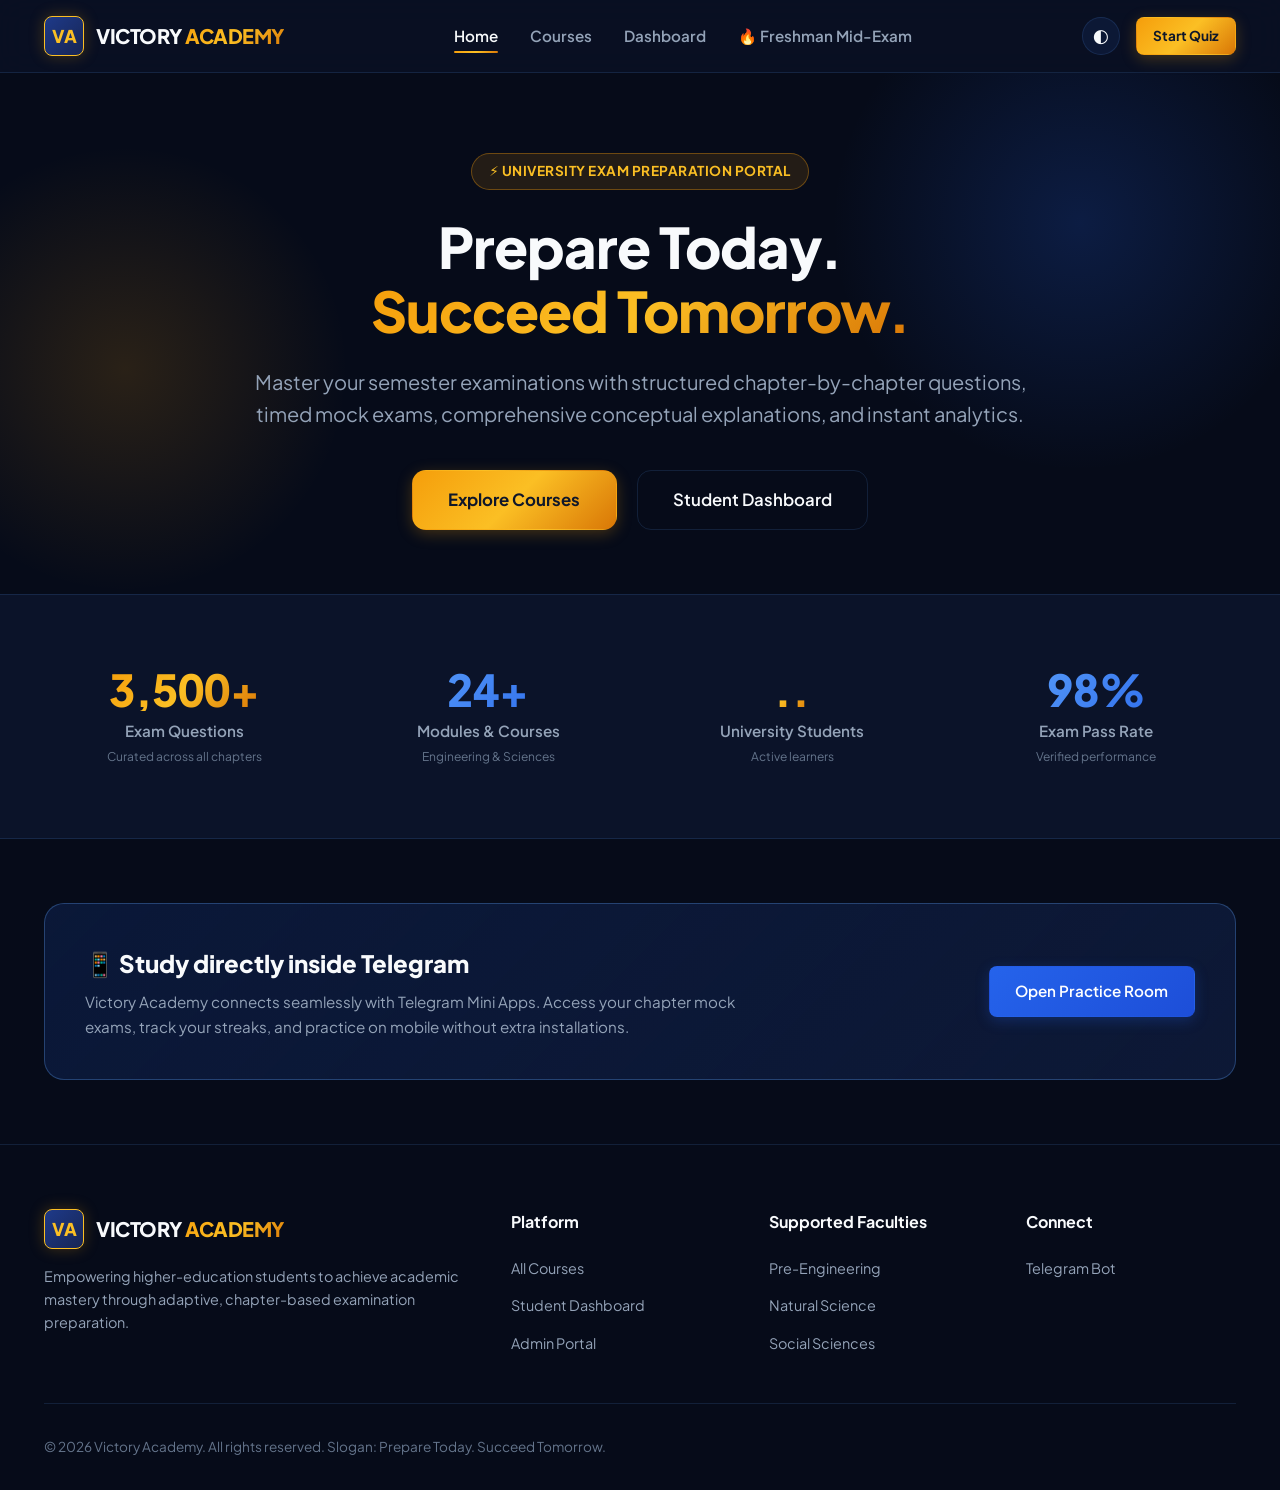
<file: index.html>
<!doctype html>
<html lang="en">
  <head>
    <meta charset="UTF-8" />
    <meta name="viewport" content="width=device-width, initial-scale=1.0" />
    <title>Victory Academy — Prepare Today. Succeed Tomorrow.</title>
    <link rel="stylesheet" href="css/style.css" />
    <link rel="preconnect" href="https://fonts.googleapis.com" />
    <link rel="preconnect" href="https://fonts.gstatic.com" crossorigin />
    <link
      href="https://fonts.googleapis.com/css2?family=Plus+Jakarta+Sans:wght@400;500;600;700;800&display=swap"
      rel="stylesheet"
    />
    <script src="https://telegram.org/js/telegram-web-app.js"></script>
  </head>
  <body>
    <header class="site-header">
      <div class="container navbar">
        <a href="index.html" class="brand-logo">
          <div class="brand-icon">VA</div>
          <span>VICTORY <span class="gold-gradient-text">ACADEMY</span></span>
        </a>

        <nav>
          <ul class="nav-menu" id="nav-menu">
            <li><a href="index.html" class="nav-link active">Home</a></li>
            <li><a href="courses.html" class="nav-link">Courses</a></li>
            <li><a href="dashboard.html" class="nav-link">Dashboard</a></li>
            <li>
              <a href="exams/mid-exam.html" class="nav-link"
                >🔥 Freshman Mid-Exam</a
              >
            </li>
          </ul>
        </nav>

        <div class="nav-actions">
          <button
            id="theme-toggle"
            class="theme-toggle-btn"
            aria-label="Toggle Theme"
          >
            🌓
          </button>
          <button
            id="mobile-menu-btn"
            class="mobile-menu-toggle"
            aria-label="Toggle Navigation"
          >
            ☰
          </button>
          <a href="courses.html" class="btn btn-gold btn-sm">Start Quiz</a>
        </div>
      </div>
    </header>

    <main>
      <section class="hero-section">
        <div class="hero-glow-1"></div>
        <div class="hero-glow-2"></div>
        <div class="container hero-content">
          <div class="hero-badge">⚡ University Exam Preparation Portal</div>
          <h1 class="hero-headline">
            Prepare Today. <br />
            <span class="gold-gradient-text">Succeed Tomorrow.</span>
          </h1>
          <p class="hero-subtitle">
            Master your semester examinations with structured chapter-by-chapter
            questions, timed mock exams, comprehensive conceptual explanations,
            and instant analytics.
          </p>
          <div class="hero-cta-group">
            <a href="courses.html" class="btn btn-gold btn-lg"
              >Explore Courses</a
            >
            <a href="dashboard.html" class="btn btn-outline btn-lg"
              >Student Dashboard</a
            >
          </div>
        </div>
      </section>

      <section class="stats-section">
        <div class="container">
          <div class="stats-grid">
            <div class="stat-item">
              <div class="stat-number gold-gradient-text">3,500+</div>
              <div class="stat-label">Exam Questions</div>
              <div class="stat-subtext">Curated across all chapters</div>
            </div>
            <div class="stat-item">
              <div class="stat-number blue-gradient-text">24+</div>
              <div class="stat-label">Modules & Courses</div>
              <div class="stat-subtext">Engineering & Sciences</div>
            </div>
            <div class="stat-item">
              <div class="stat-number gold-gradient-text">..</div>
              <div class="stat-label">University Students</div>
              <div class="stat-subtext">Active learners</div>
            </div>
            <div class="stat-item">
              <div class="stat-number blue-gradient-text">98%</div>
              <div class="stat-label">Exam Pass Rate</div>
              <div class="stat-subtext">Verified performance</div>
            </div>
          </div>
        </div>
      </section>

      <section class="container">
        <div class="tg-banner">
          <div class="tg-banner-content">
            <h3>📱 Study directly inside Telegram</h3>
            <p>
              Victory Academy connects seamlessly with Telegram Mini Apps.
              Access your chapter mock exams, track your streaks, and practice
              on mobile without extra installations.
            </p>
          </div>
          <a href="courses.html" class="btn btn-primary">Open Practice Room</a>
        </div>
      </section>
    </main>

    <footer class="site-footer">
      <div class="container">
        <div class="footer-grid">
          <div class="footer-col">
            <div class="brand-logo" style="margin-bottom: 1rem">
              <div class="brand-icon">VA</div>
              <span
                >VICTORY <span class="gold-gradient-text">ACADEMY</span></span
              >
            </div>
            <p style="color: var(--text-muted); font-size: 0.9rem">
              Empowering higher-education students to achieve academic mastery
              through adaptive, chapter-based examination preparation.
            </p>
          </div>
          <div class="footer-col">
            <h4>Platform</h4>
            <ul class="footer-links">
              <li><a href="courses.html">All Courses</a></li>
              <li><a href="dashboard.html">Student Dashboard</a></li>
              <li><a href="admin.html">Admin Portal</a></li>
            </ul>
          </div>
          <div class="footer-col">
            <h4>Supported Faculties</h4>
            <ul class="footer-links">
              <li><a href="courses.html">Pre-Engineering</a></li>
              <li><a href="courses.html">Natural Science</a></li>
              <li><a href="courses.html">Social Sciences</a></li>
            </ul>
          </div>
          <div class="footer-col">
            <h4>Connect</h4>
            <ul class="footer-links">
              <li><a href="https://t.me/" target="_blank">Telegram Bot</a></li>
            </ul>
          </div>
        </div>
        <div class="footer-bottom">
          <div>
            © 2026 Victory Academy. All rights reserved. Slogan: Prepare Today.
            Succeed Tomorrow.
          </div>
        </div>
      </div>
    </footer>

    <script src="js/app.js"></script>
    <script src="js/telegram.js"></script>
  </body>
</html>
</file>
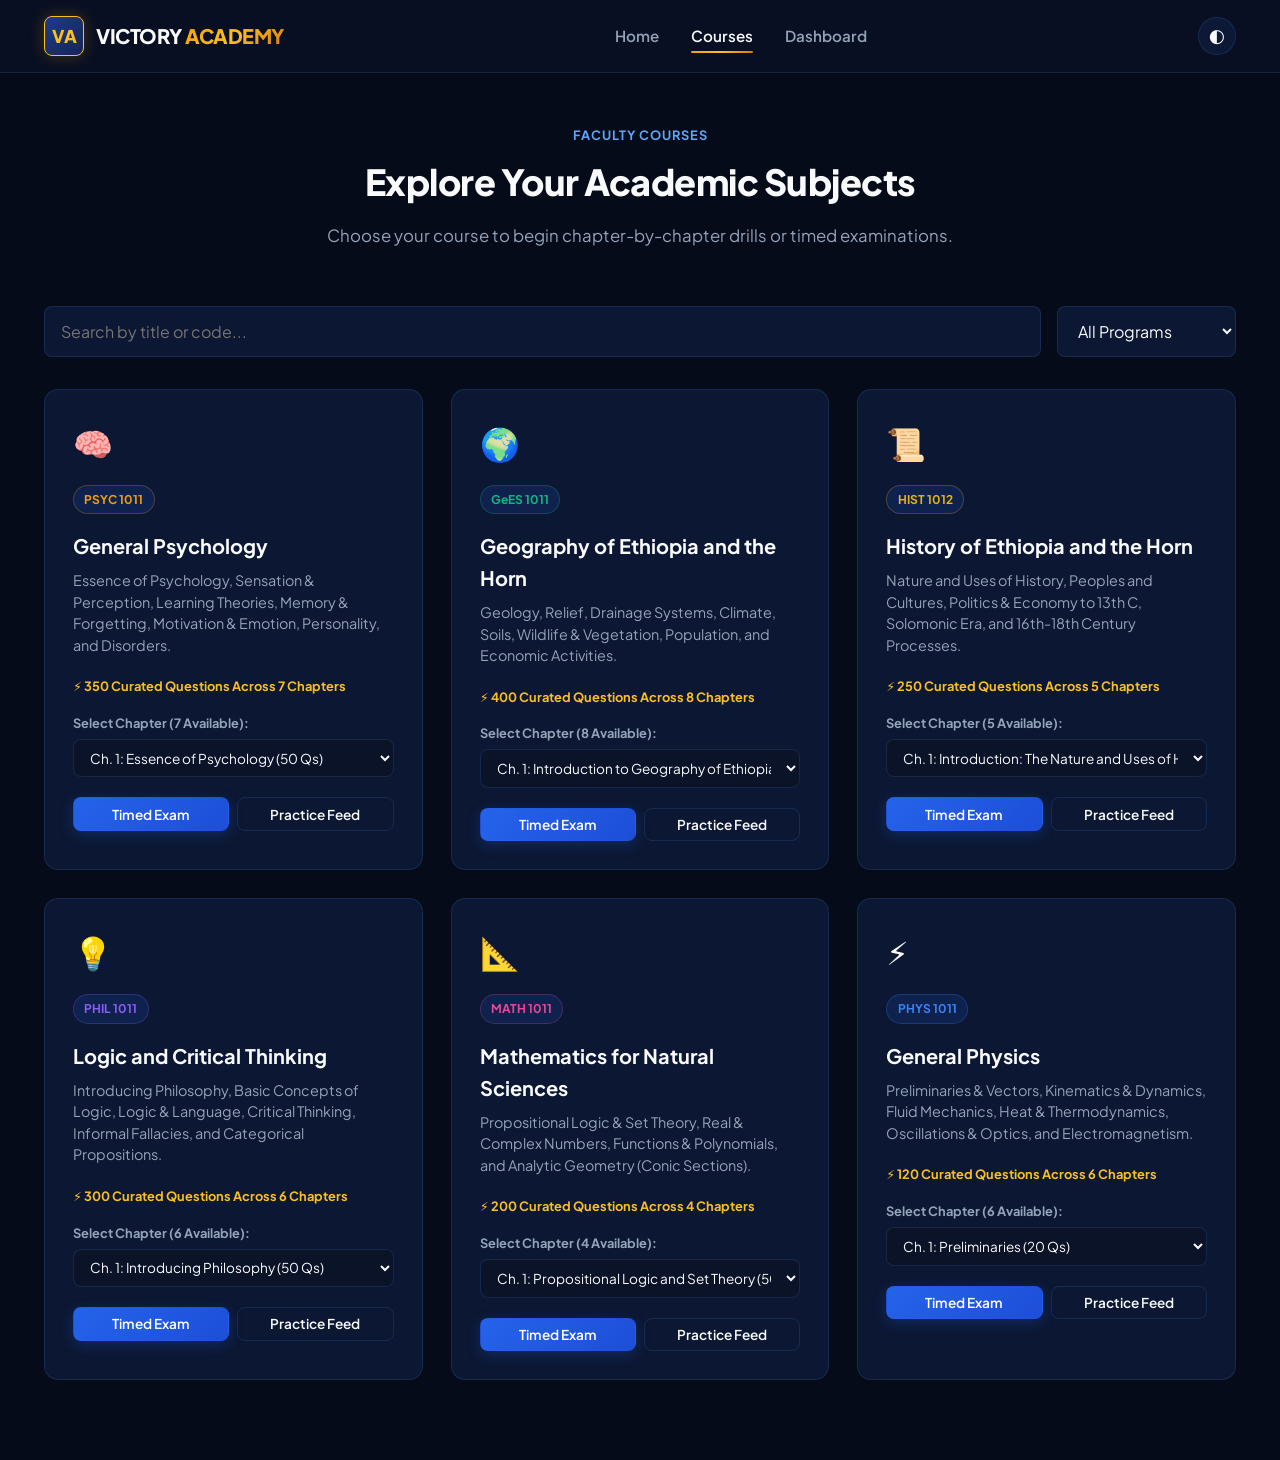
<file: courses.html>
<!DOCTYPE html>
<html lang="en">
<head>
  <meta charset="UTF-8">
  <meta name="viewport" content="width=device-width, initial-scale=1.0">
  <title>Course Catalog — Victory Academy</title>
  <link rel="stylesheet" href="css/style.css">
  <link rel="preconnect" href="https://fonts.googleapis.com">
  <link rel="preconnect" href="https://fonts.gstatic.com" crossorigin>
  <link href="https://fonts.googleapis.com/css2?family=Plus+Jakarta+Sans:wght@400;500;600;700;800&display=swap" rel="stylesheet">
  <script src="https://telegram.org/js/telegram-web-app.js"></script>
</head>
<body>

  <header class="site-header">
    <div class="container navbar">
      <a href="index.html" class="brand-logo">
        <div class="brand-icon">VA</div>
        <span>VICTORY <span class="gold-gradient-text">ACADEMY</span></span>
      </a>
      <nav>
        <ul class="nav-menu" id="nav-menu">
          <li><a href="index.html" class="nav-link">Home</a></li>
          <li><a href="courses.html" class="nav-link active">Courses</a></li>
          <li><a href="dashboard.html" class="nav-link">Dashboard</a></li>
          
        </ul>
      </nav>
      <div class="nav-actions">
        <button id="theme-toggle" class="theme-toggle-btn">🌓</button>
        <button id="mobile-menu-btn" class="mobile-menu-toggle">☰</button>
      </div>
    </div>
  </header>

  <main class="container" style="padding-top: 3rem; padding-bottom: 5rem;">
    <div class="section-header">
      <span class="section-pill">Faculty Courses</span>
      <h1 class="section-title">Explore Your Academic Subjects</h1>
      <p class="section-subtitle">Choose your course to begin chapter-by-chapter drills or timed examinations.</p>
    </div>

    <!-- Filters -->
    <div style="display: flex; gap: 1rem; margin-bottom: 2rem; flex-wrap: wrap;">
      <input type="text" id="course-search" placeholder="Search by title or code..." style="flex: 1; min-width: 240px; padding: 0.8rem 1rem; border-radius: var(--radius-sm); border: 1px solid var(--border-color); background: var(--bg-card); color: var(--text-main);">
      <select id="program-filter" style="padding: 0.8rem 1rem; border-radius: var(--radius-sm); border: 1px solid var(--border-color); background: var(--bg-card); color: var(--text-main);">
        <option value="all">All Programs</option>
        <option value="pre-engineering">Pre-Engineering</option>
        <option value="natural-science">Natural Science</option>
        <option value="social-sciences">Social Sciences</option>
      </select>
    </div>

    <div class="cards-grid" id="courses-catalog-grid"></div>
  </main>

  <script src="js/app.js"></script>
  <script src="js/json-loader.js"></script>
  <script src="js/courses.js"></script>
  <script src="js/telegram.js"></script>
</body>
</html>
</file>
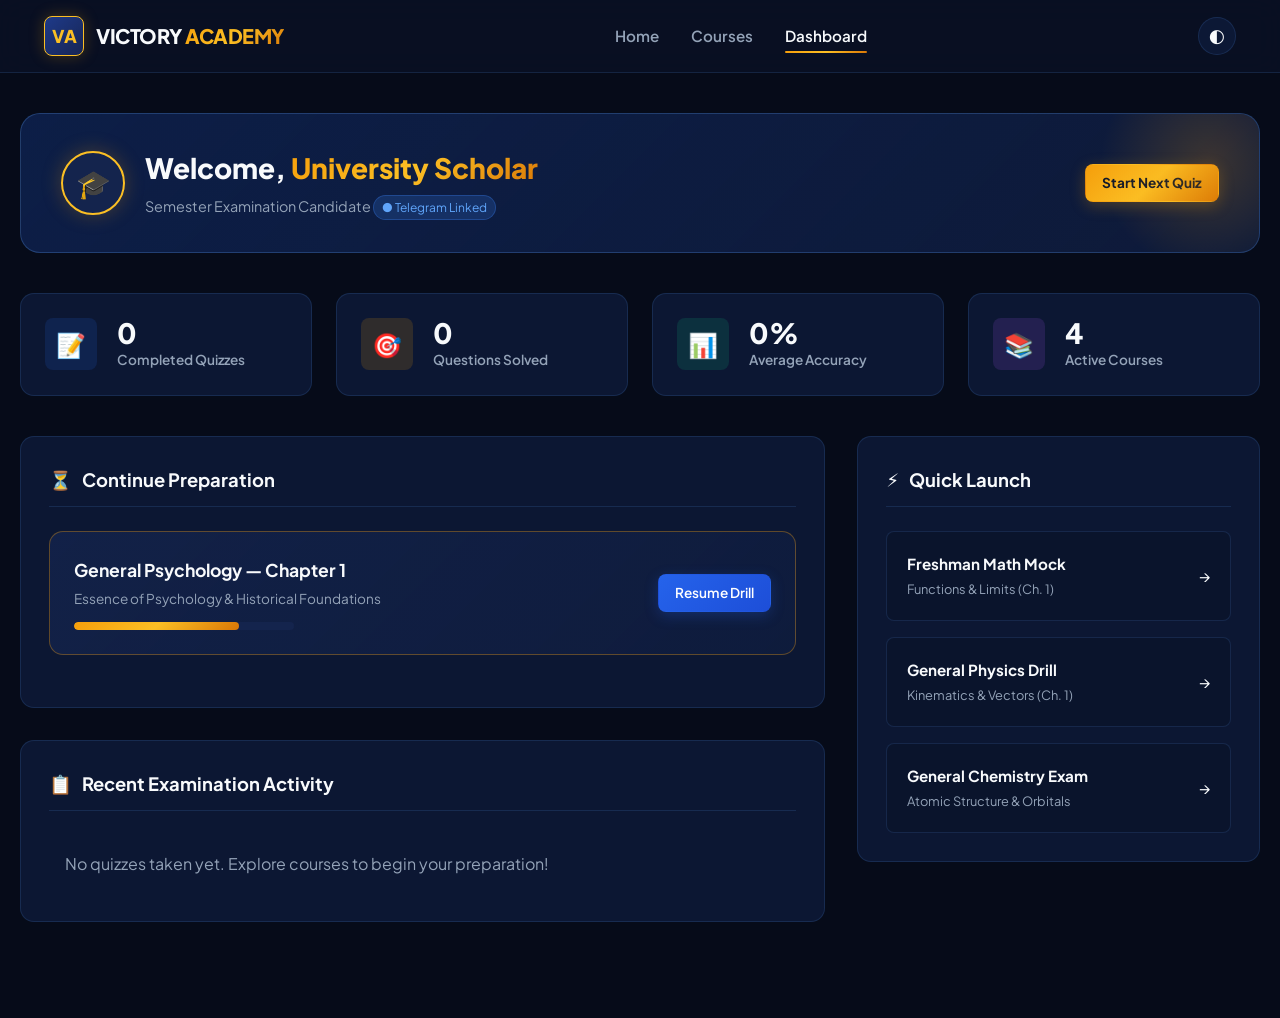
<file: dashboard.html>
<!DOCTYPE html>
<html lang="en">
<head>
  <meta charset="UTF-8">
  <meta name="viewport" content="width=device-width, initial-scale=1.0">
  <title>Student Dashboard — Victory Academy</title>
  <link rel="stylesheet" href="css/style.css">
  <link rel="stylesheet" href="css/dashboard.css">
  <link rel="preconnect" href="https://fonts.googleapis.com">
  <link rel="preconnect" href="https://fonts.gstatic.com" crossorigin>
  <link href="https://fonts.googleapis.com/css2?family=Plus+Jakarta+Sans:wght@400;500;600;700;800&display=swap" rel="stylesheet">
  <script src="https://telegram.org/js/telegram-web-app.js"></script>
</head>
<body>

  <header class="site-header">
    <div class="container navbar">
      <a href="index.html" class="brand-logo">
        <div class="brand-icon">VA</div>
        <span>VICTORY <span class="gold-gradient-text">ACADEMY</span></span>
      </a>
      <nav>
        <ul class="nav-menu" id="nav-menu">
          <li><a href="index.html" class="nav-link">Home</a></li>
          <li><a href="courses.html" class="nav-link">Courses</a></li>
          <li><a href="dashboard.html" class="nav-link active">Dashboard</a></li>
          
        </ul>
      </nav>
      <div class="nav-actions">
        <button id="theme-toggle" class="theme-toggle-btn">🌓</button>
        <button id="mobile-menu-btn" class="mobile-menu-toggle">☰</button>
      </div>
    </div>
  </header>

  <main class="container dashboard-layout">
    <div class="welcome-banner">
      <div class="user-identity">
        <div class="user-avatar">🎓</div>
        <div class="user-greeting">
          <h1>Welcome, <span id="student-name-display" class="gold-gradient-text">University Scholar</span></h1>
          <p style="color: var(--text-muted); font-size: 0.9rem;">
            Semester Examination Candidate <span class="tg-badge">● Telegram Linked</span>
          </p>
        </div>
      </div>
      <a href="courses.html" class="btn btn-gold btn-sm">Start Next Quiz</a>
    </div>

    <div class="dash-metrics-grid">
      <div class="metric-card">
        <div class="metric-icon-wrap icon-blue">📝</div>
        <div class="metric-data">
          <div class="val" id="metric-quizzes-completed">0</div>
          <div class="lbl">Completed Quizzes</div>
        </div>
      </div>
      <div class="metric-card">
        <div class="metric-icon-wrap icon-gold">🎯</div>
        <div class="metric-data">
          <div class="val" id="metric-questions-answered">0</div>
          <div class="lbl">Questions Solved</div>
        </div>
      </div>
      <div class="metric-card">
        <div class="metric-icon-wrap icon-green">📊</div>
        <div class="metric-data">
          <div class="val" id="metric-average-score">0%</div>
          <div class="lbl">Average Accuracy</div>
        </div>
      </div>
      <div class="metric-card">
        <div class="metric-icon-wrap icon-purple">📚</div>
        <div class="metric-data">
          <div class="val">4</div>
          <div class="lbl">Active Courses</div>
        </div>
      </div>
    </div>

    <div class="dashboard-grid">
      <div>
        <div class="panel-card">
          <div class="panel-header">
            <div class="panel-title"><span>⏳</span> Continue Preparation</div>
          </div>
          <div class="continue-card">
            <div class="continue-info">
              <h4>General Psychology — Chapter 1</h4>
              <p>Essence of Psychology & Historical Foundations</p>
              <div class="progress-track" style="margin-top: 0.5rem; width: 220px;">
                <div class="progress-fill" style="width: 75%;"></div>
              </div>
            </div>
            <a href="quiz.html?course=psychology&chapter=1" class="btn btn-primary btn-sm">Resume Drill</a>
          </div>
        </div>

        <div class="panel-card">
          <div class="panel-header">
            <div class="panel-title"><span>📋</span> Recent Examination Activity</div>
          </div>
          <div class="activity-list" id="recent-activity-list"></div>
        </div>
      </div>

      <div>
        <div class="panel-card">
          <div class="panel-header">
            <div class="panel-title"><span>⚡</span> Quick Launch</div>
          </div>
          <div class="action-box-list">
            <div class="action-box" onclick="location.href='quiz.html?course=mathematics&chapter=1'">
              <div>
                <h5>Freshman Math Mock</h5>
                <p>Functions & Limits (Ch. 1)</p>
              </div>
              <span>&rarr;</span>
            </div>
            <div class="action-box" onclick="location.href='quiz.html?course=physics&chapter=1'">
              <div>
                <h5>General Physics Drill</h5>
                <p>Kinematics & Vectors (Ch. 1)</p>
              </div>
              <span>&rarr;</span>
            </div>
            <div class="action-box" onclick="location.href='quiz.html?course=chemistry&chapter=1'">
              <div>
                <h5>General Chemistry Exam</h5>
                <p>Atomic Structure & Orbitals</p>
              </div>
              <span>&rarr;</span>
            </div>
          </div>
        </div>
      </div>
    </div>
  </main>

  <script src="js/app.js"></script>
  <script src="js/dashboard.js"></script>
  <script src="js/telegram.js"></script>
</body>
</html>
</file>
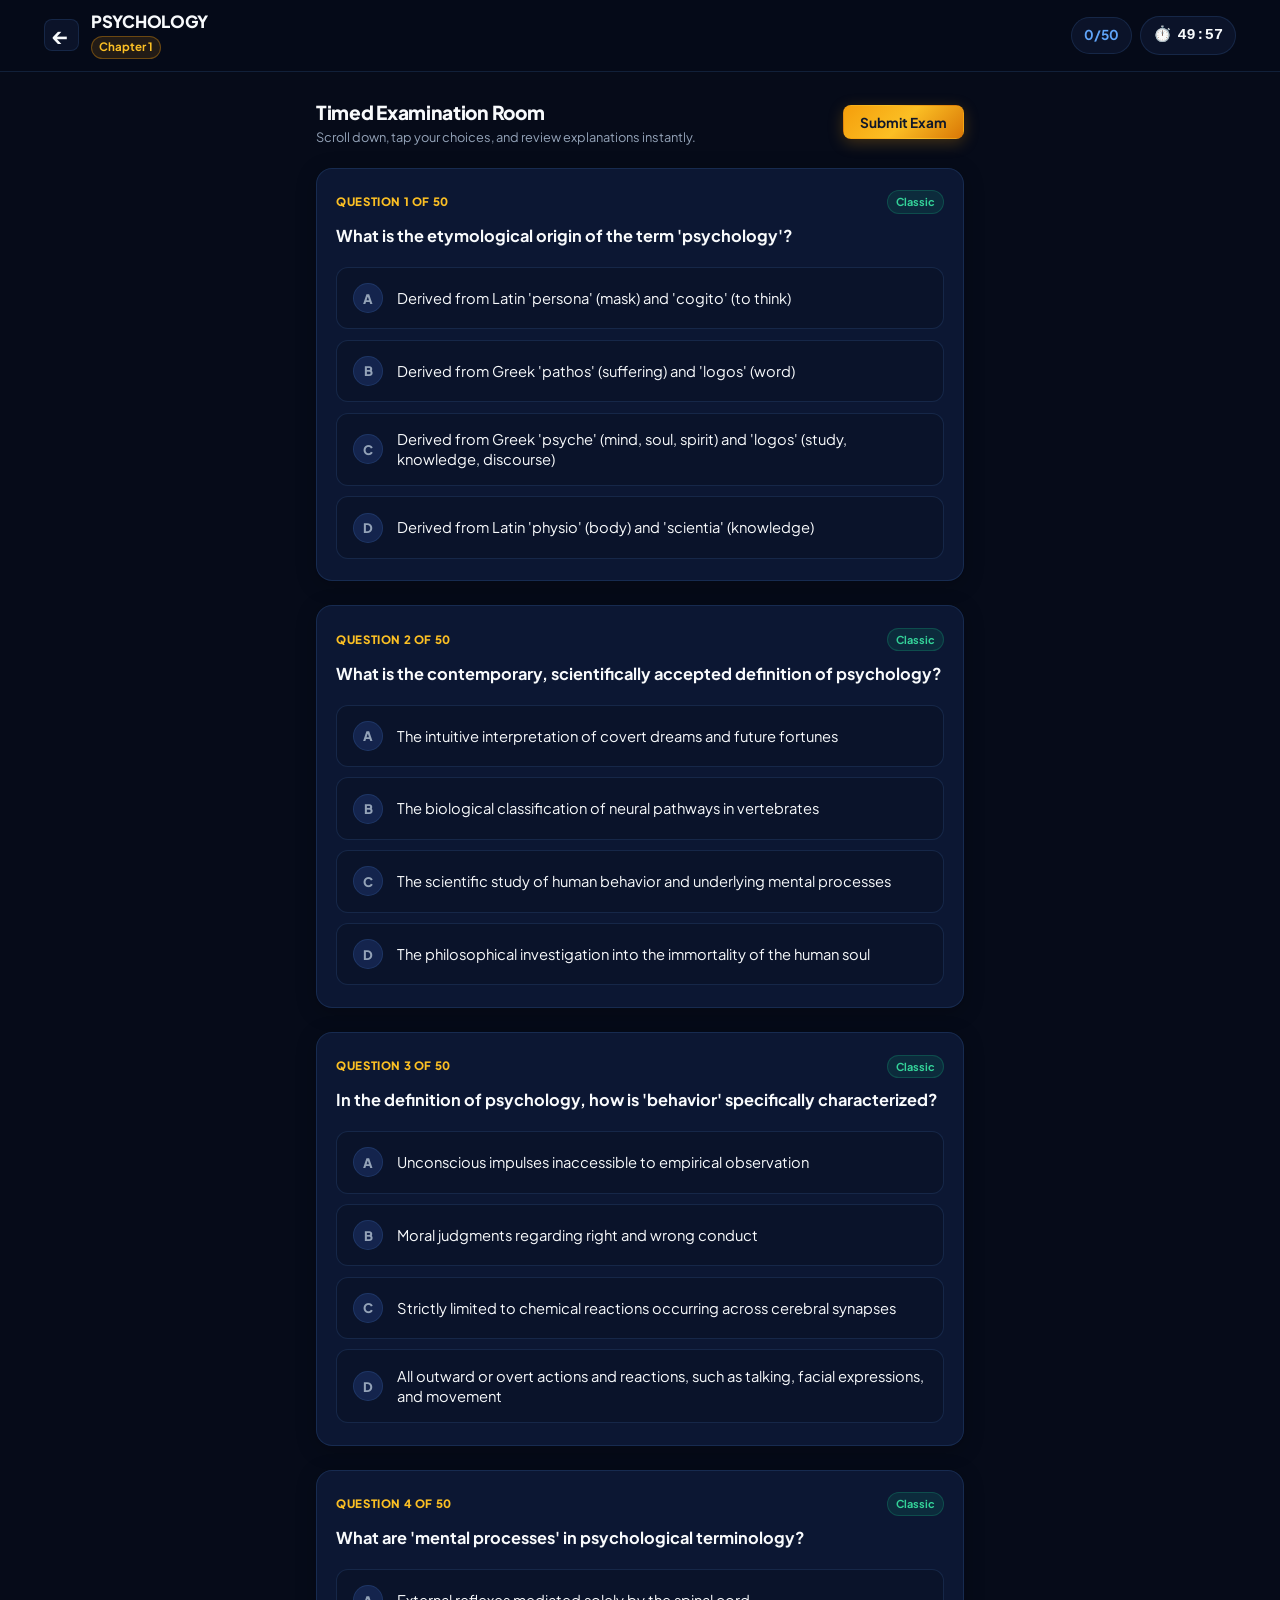
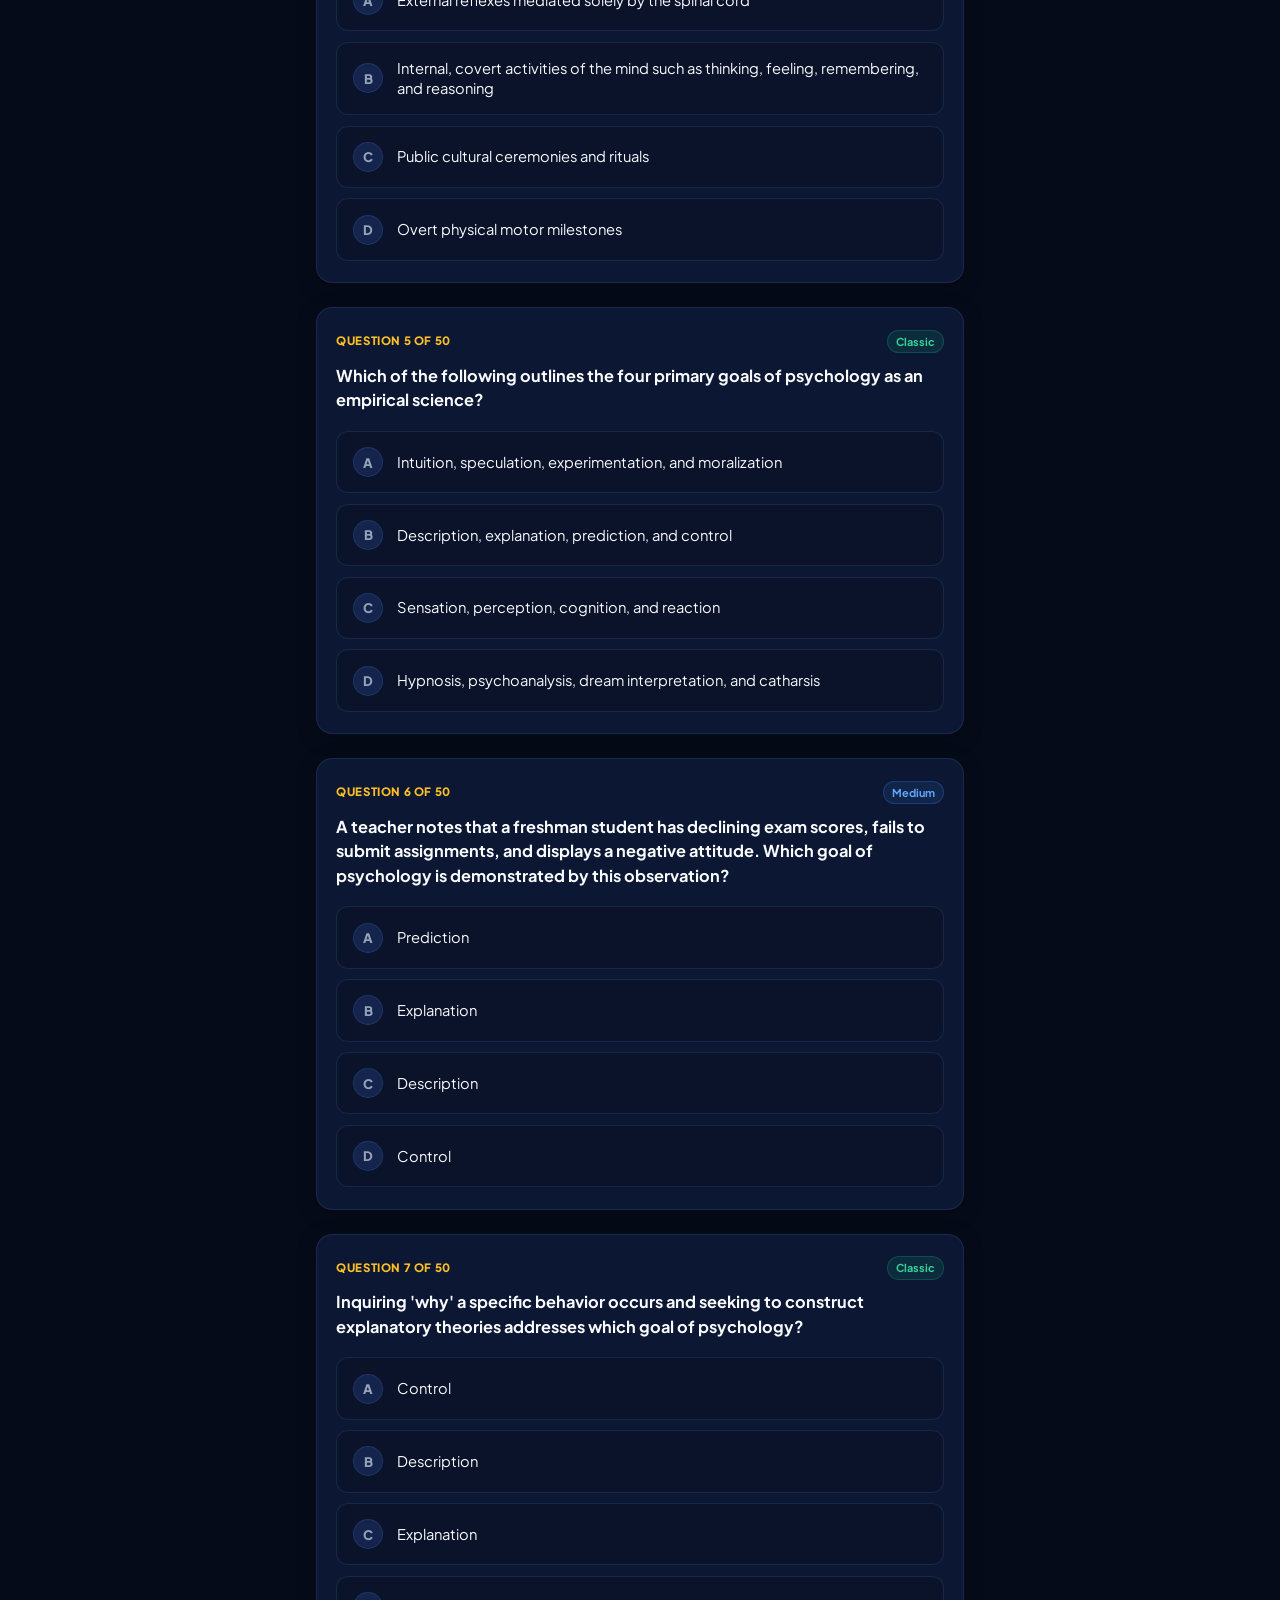
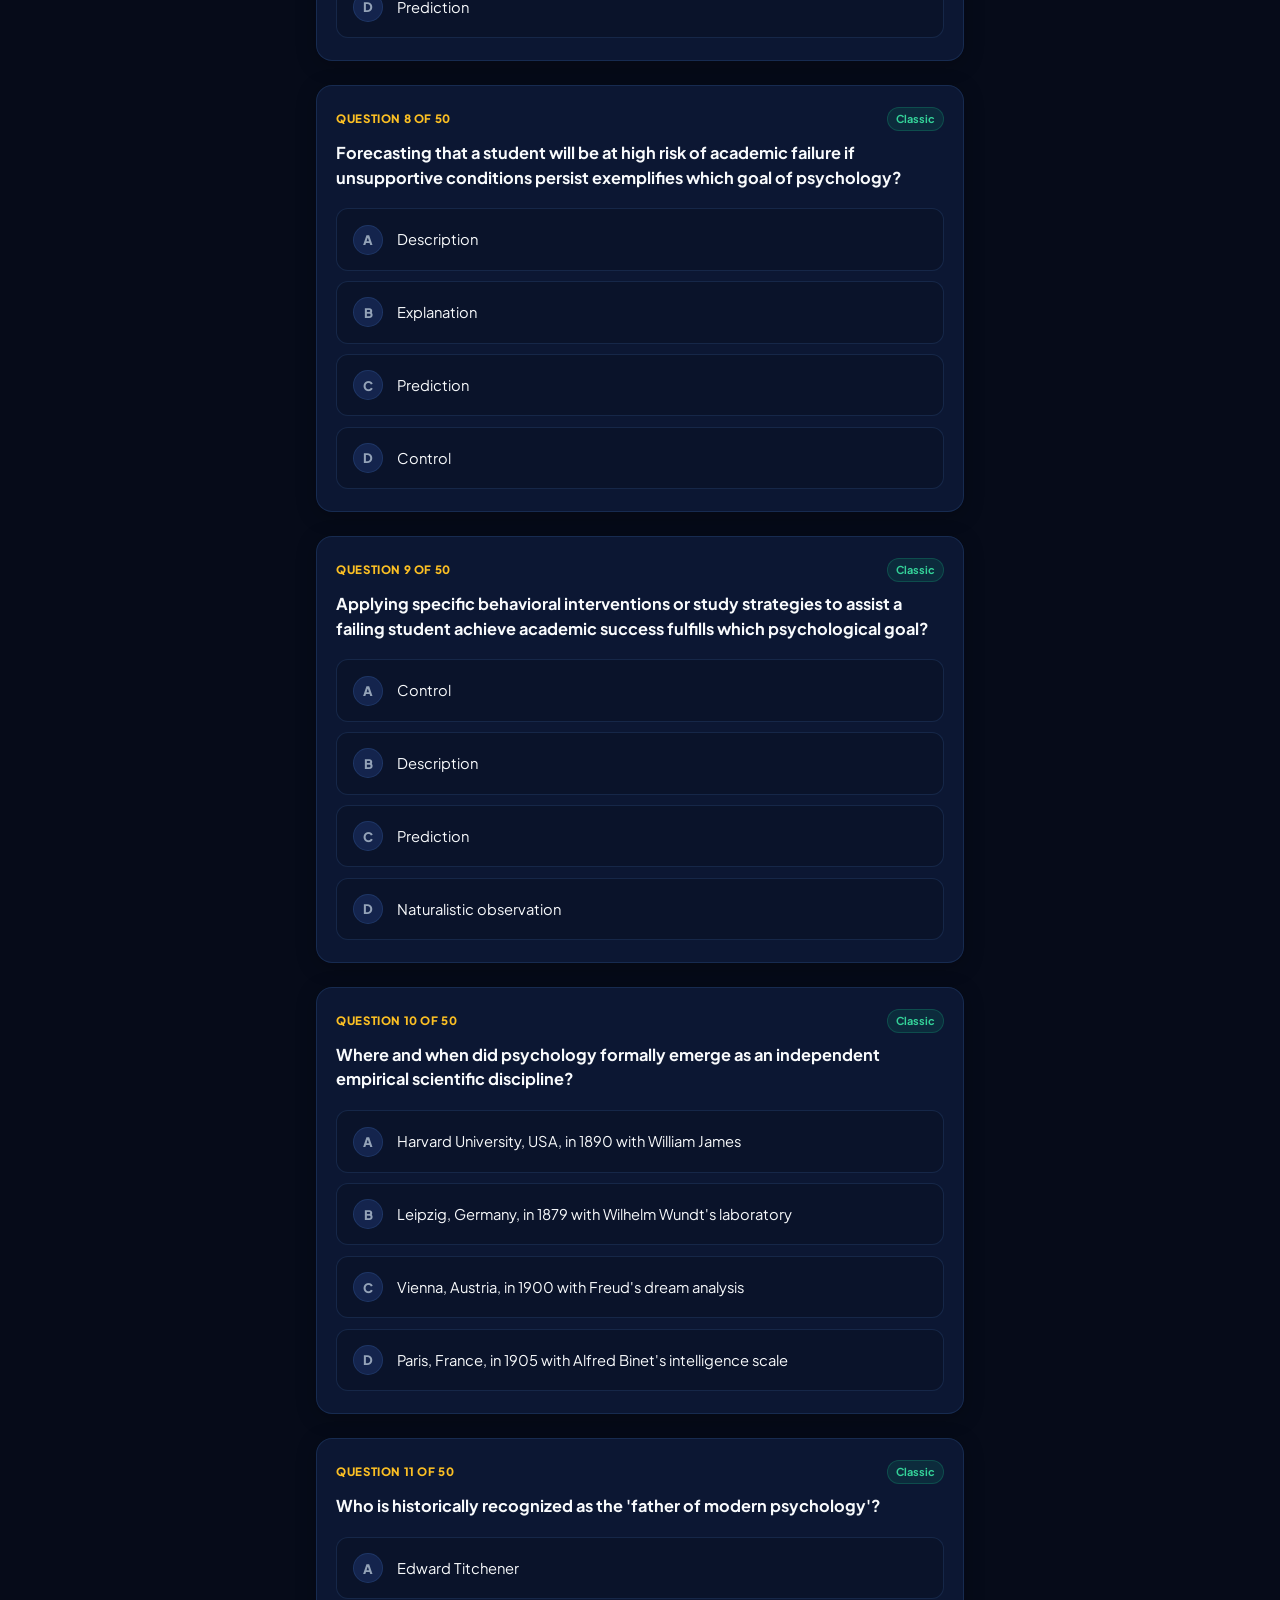
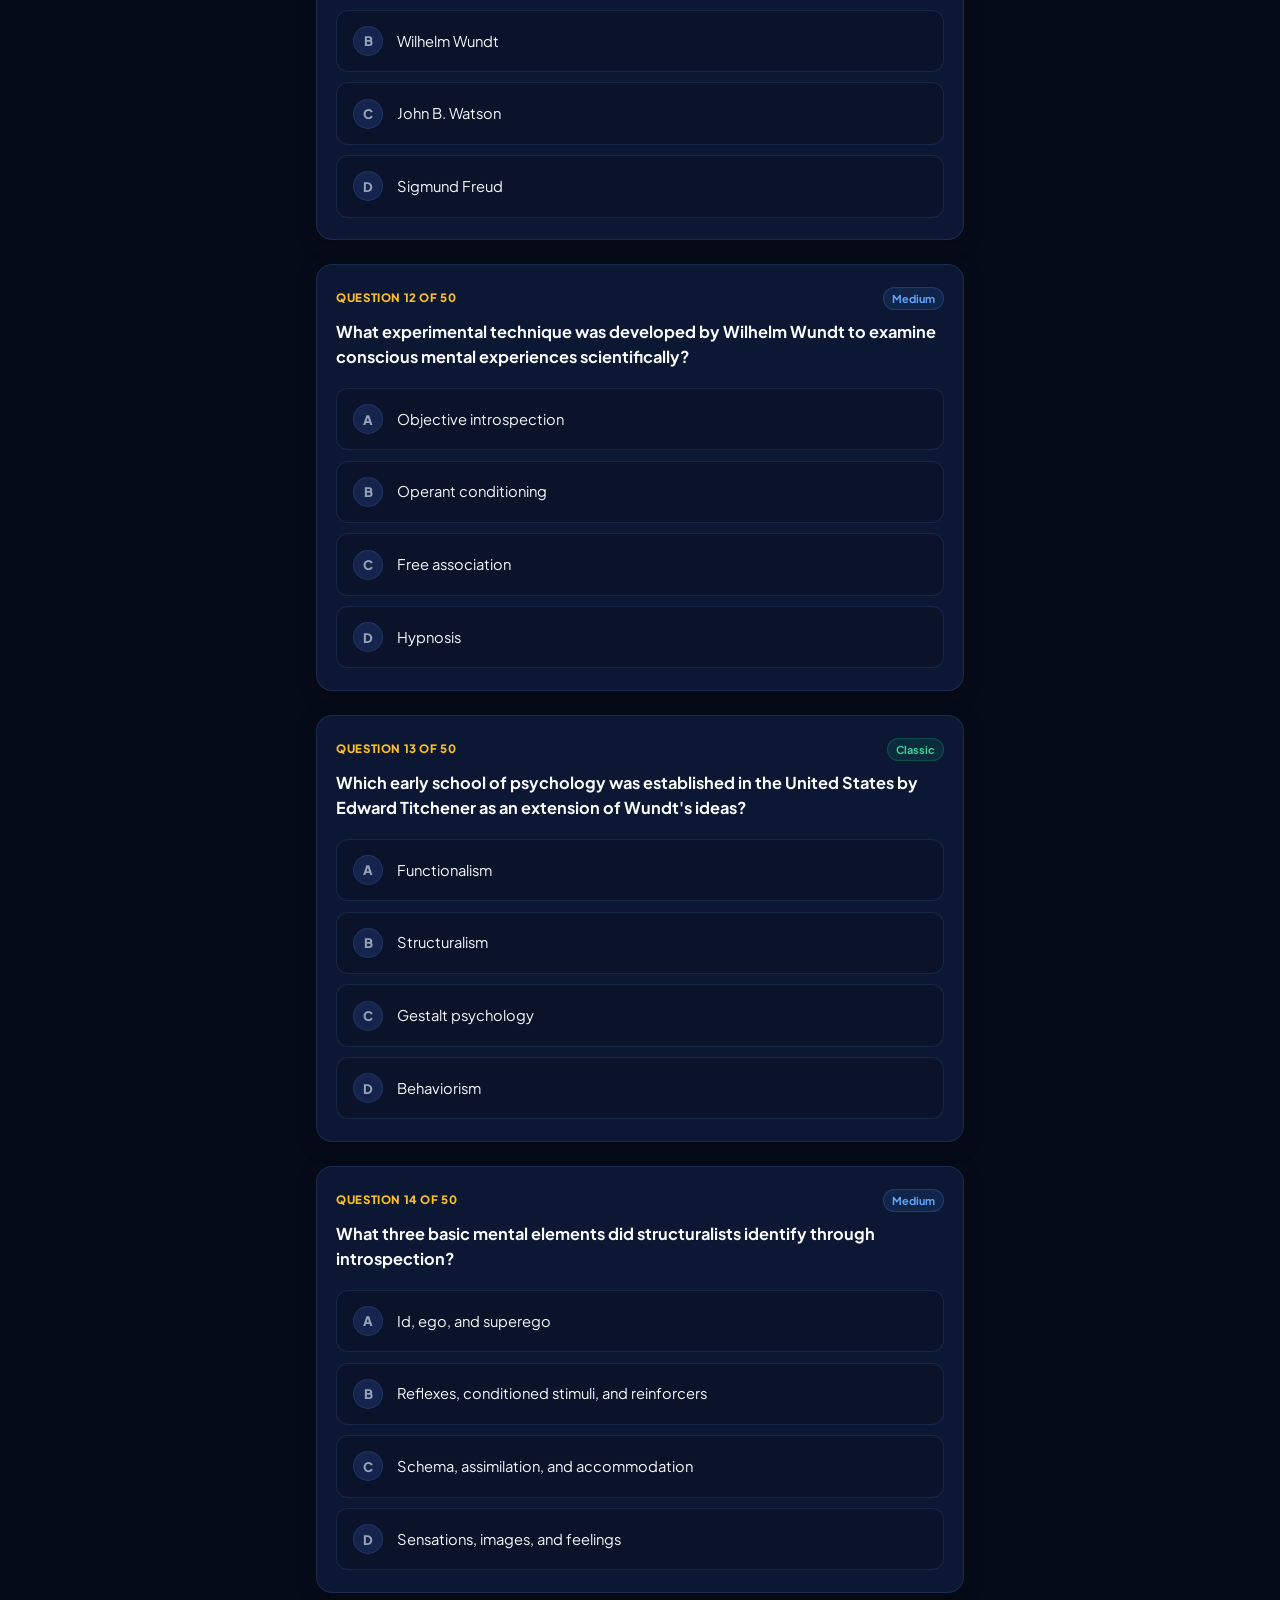
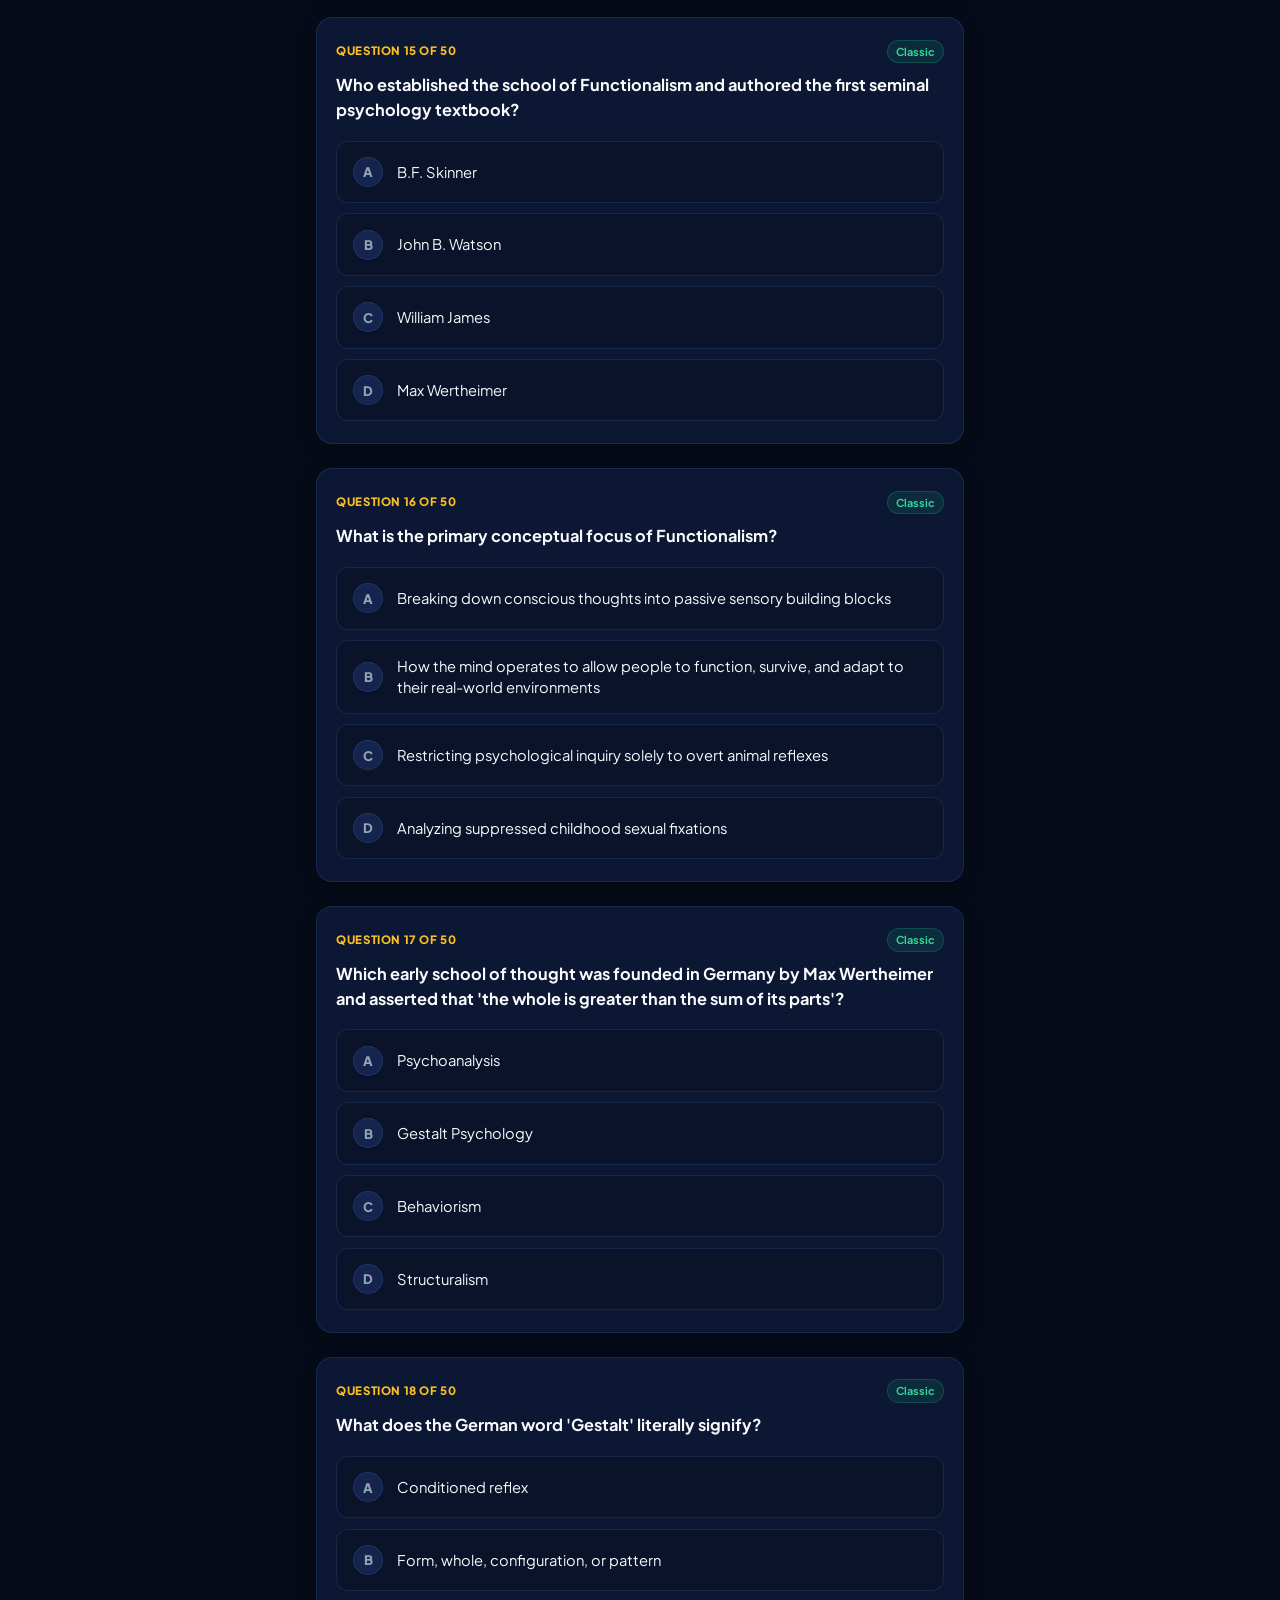
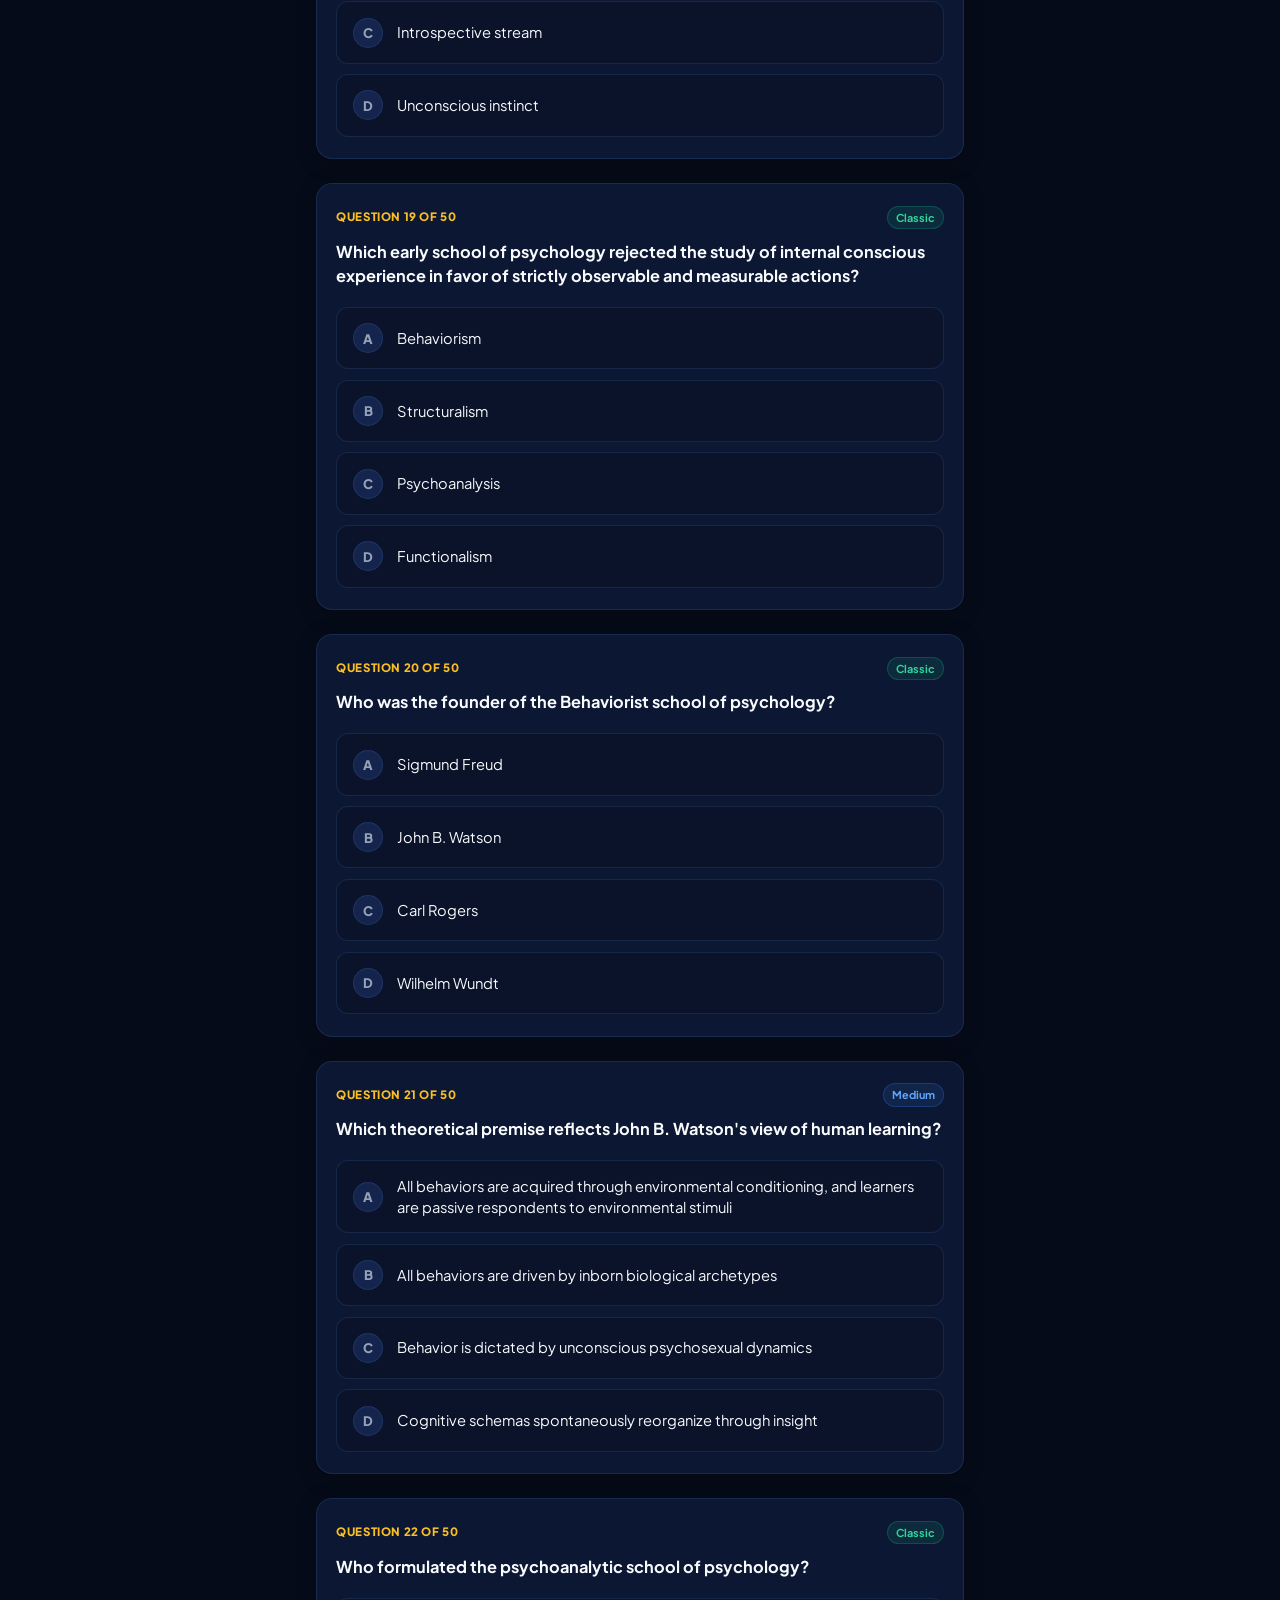
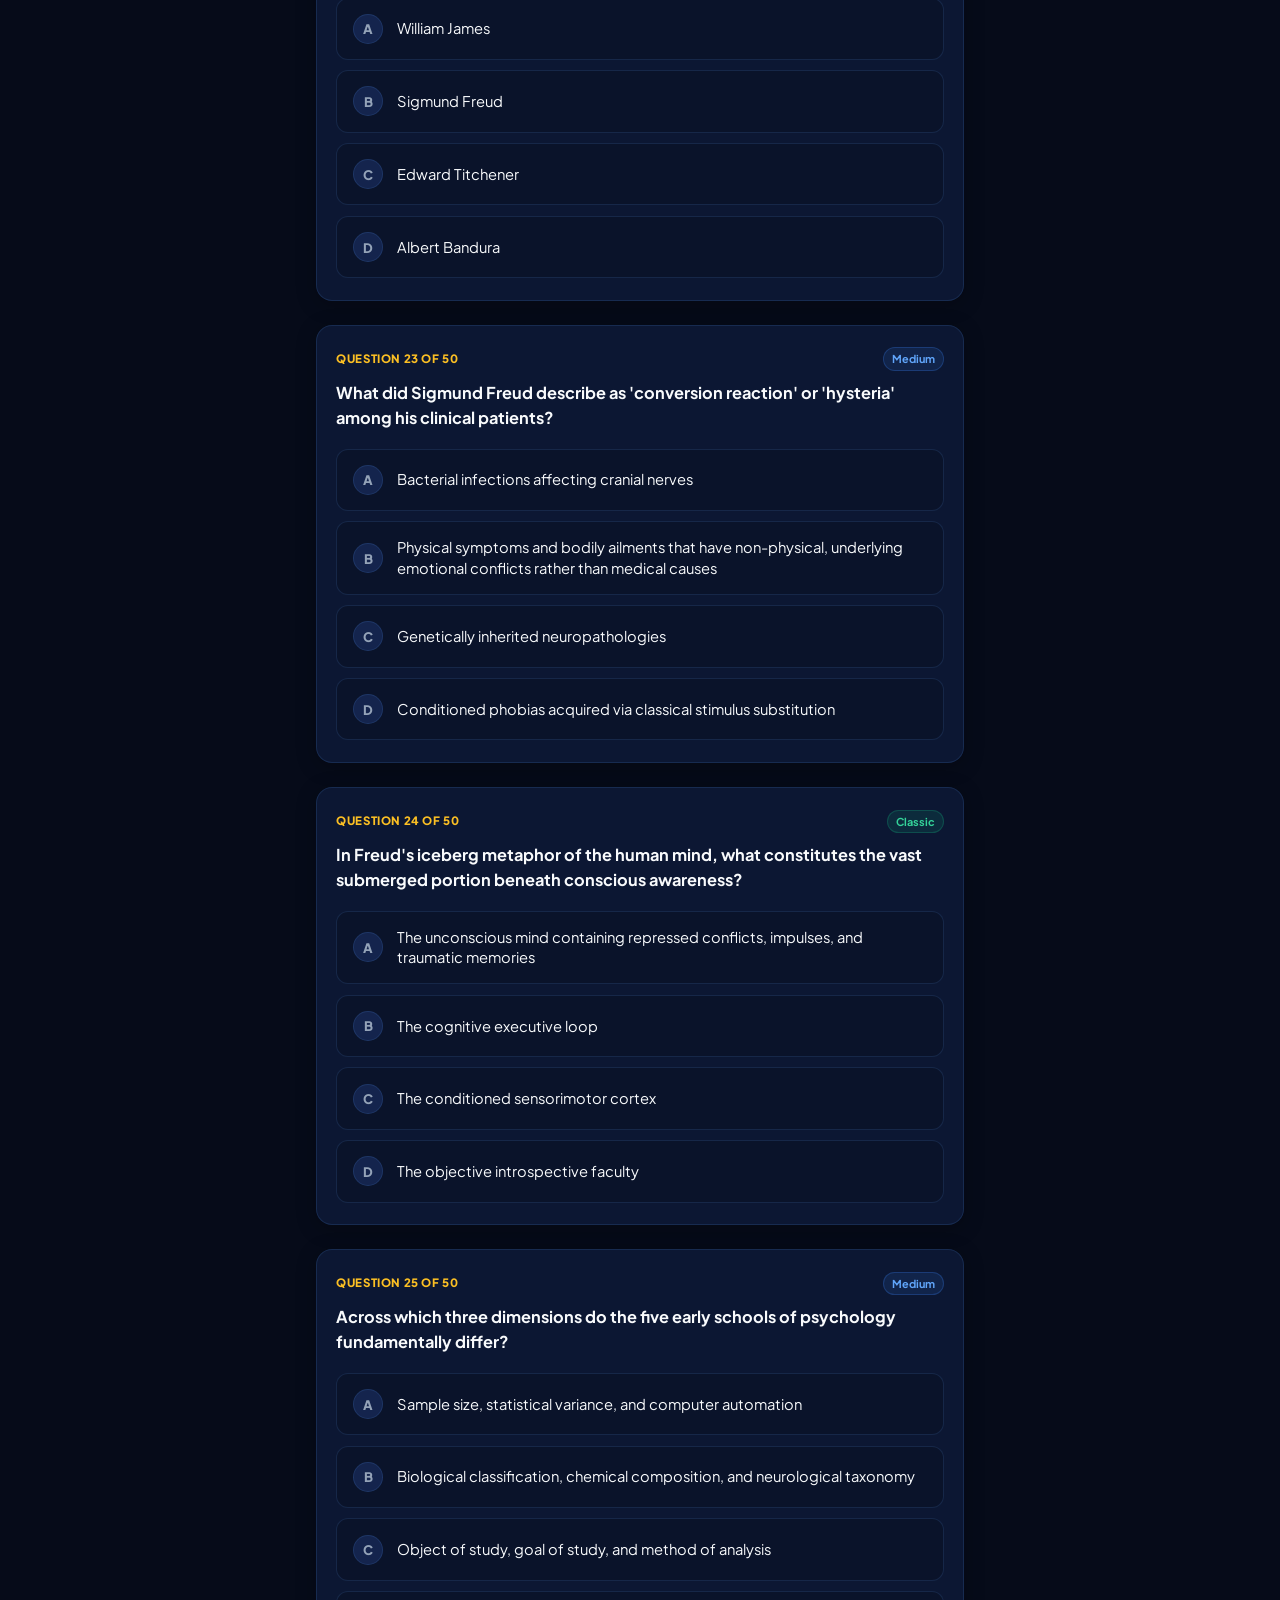
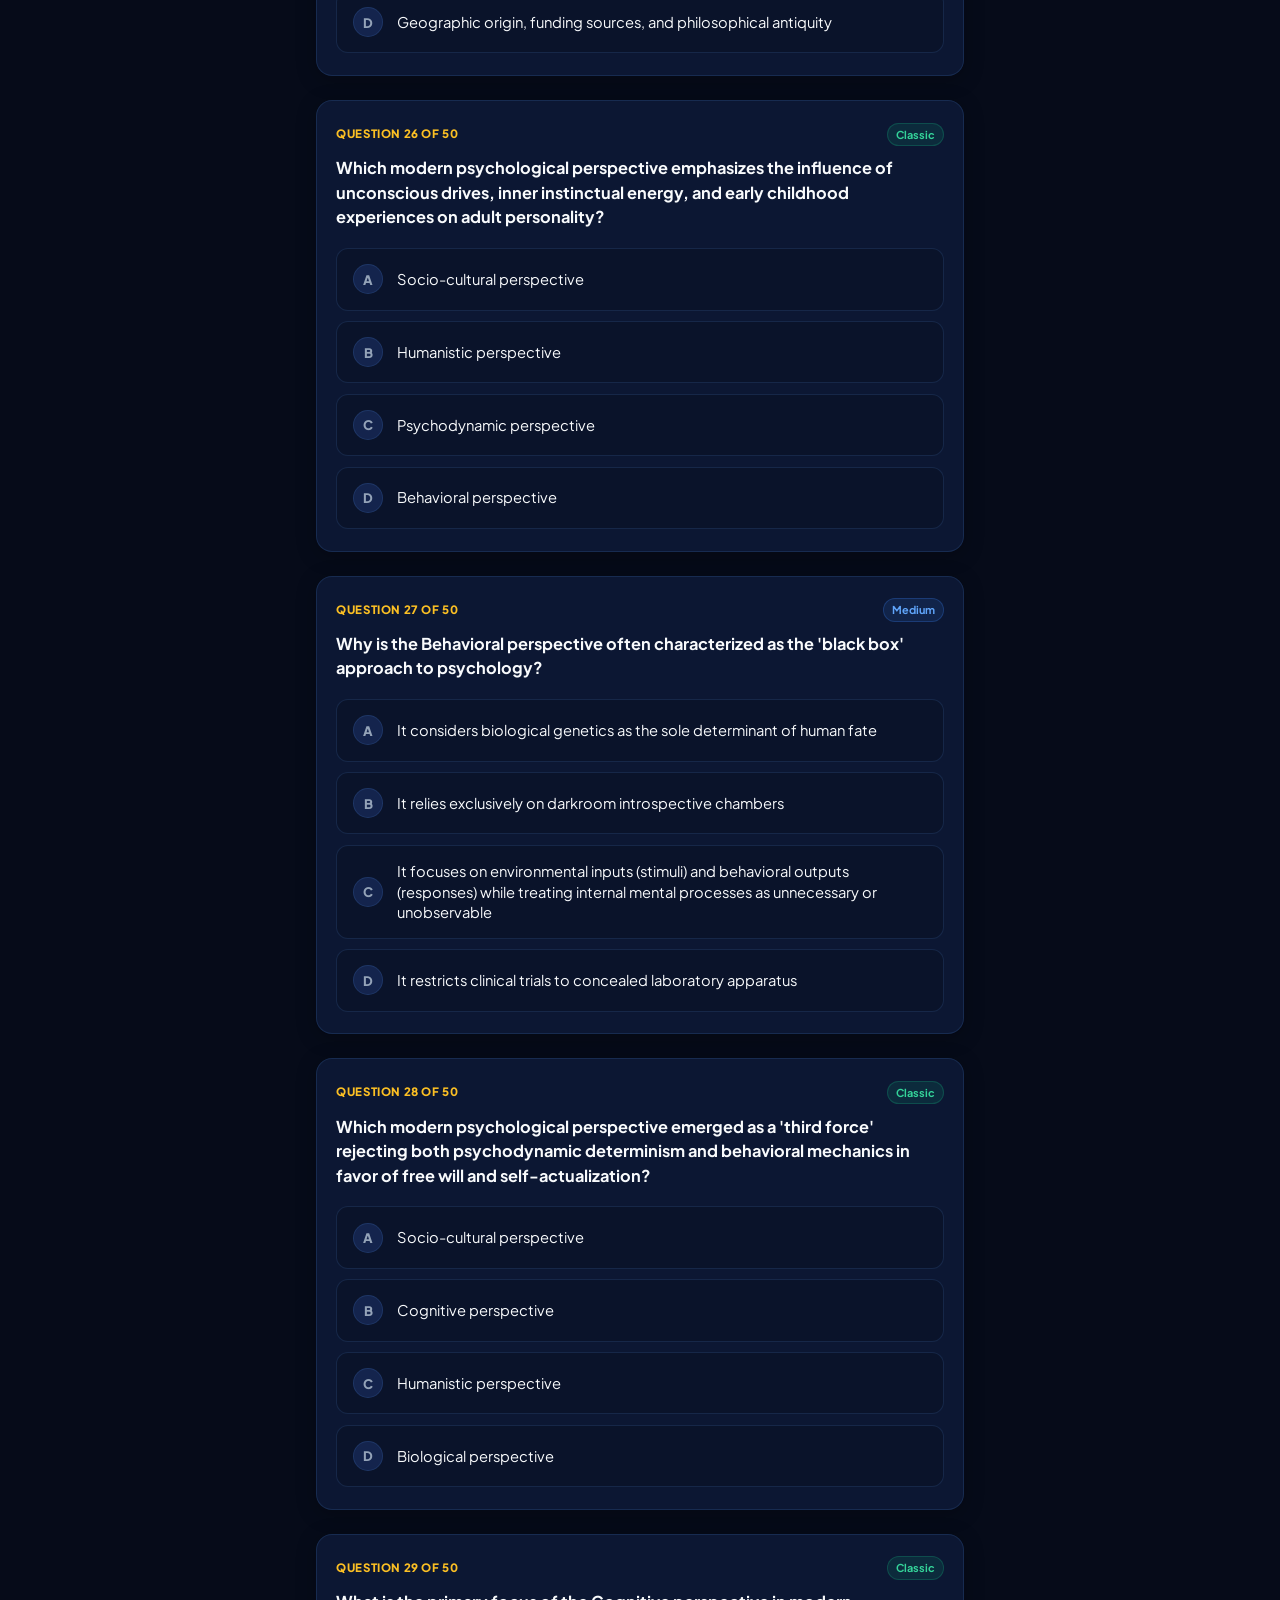
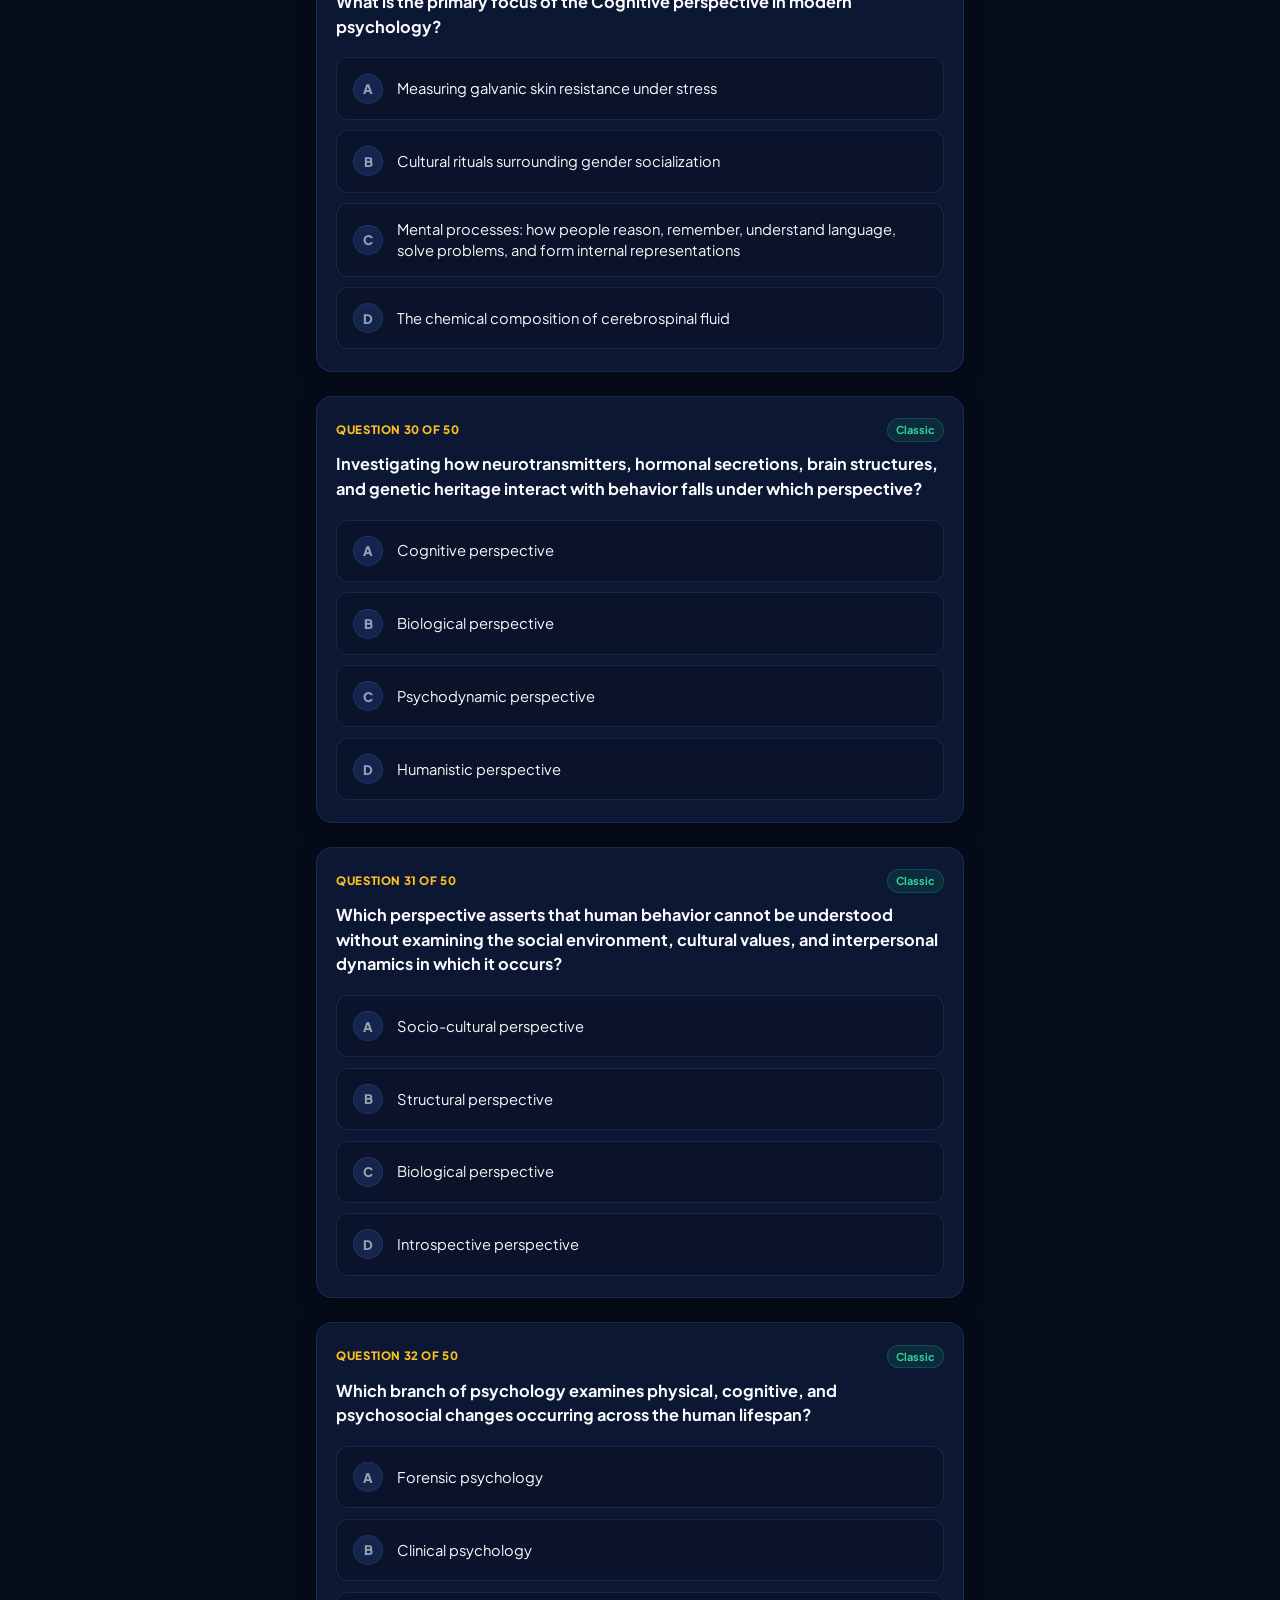
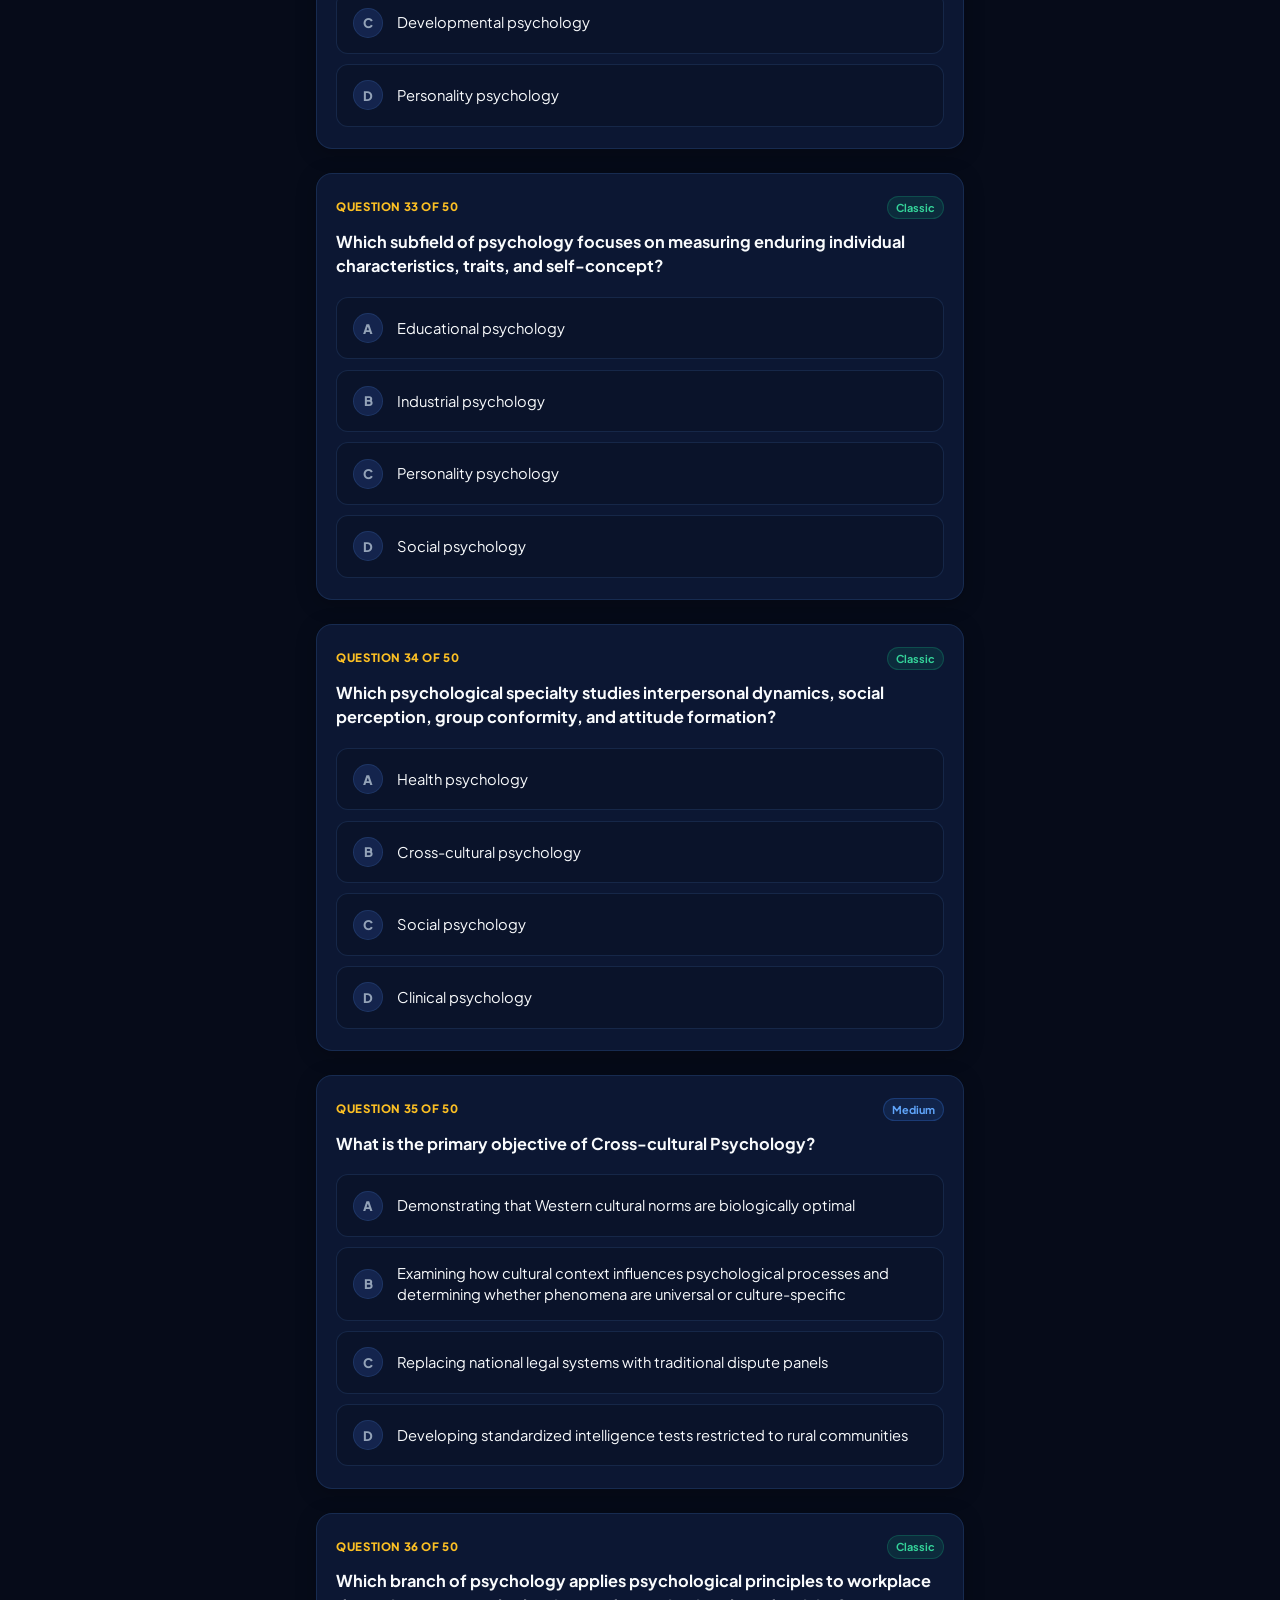
<file: quiz.html>
<!DOCTYPE html>
<html lang="en">
<head>
  <meta charset="UTF-8">
  <meta name="viewport" content="width=device-width, initial-scale=1.0, maximum-scale=1.0, user-scalable=no">
  <title>Question Room — Victory Academy</title>
  <link rel="stylesheet" href="css/style.css">
  <link rel="stylesheet" href="css/quiz.css">
  <link rel="preconnect" href="https://fonts.googleapis.com">
  <link rel="preconnect" href="https://fonts.gstatic.com" crossorigin>
  <link href="https://fonts.googleapis.com/css2?family=Plus+Jakarta+Sans:wght@400;500;600;700;800&display=swap" rel="stylesheet">
  <script src="https://telegram.org/js/telegram-web-app.js"></script>
</head>
<body class="quiz-page-body">

  <!-- Mobile-Sticky Header -->
  <header class="quiz-topbar">
    <div class="container quiz-topbar-inner">
      <div class="quiz-meta-info">
        <a href="courses.html" class="nav-back-link" aria-label="Back to courses">&#8592;</a>
        <div>
          <div class="quiz-title-code" id="quiz-course-code">COURSE</div>
          <div class="quiz-chapter-pill" id="quiz-chapter-tag">Chapter 1</div>
        </div>
      </div>
      
      <div class="topbar-status-group">
        <div class="counter-badge" id="answered-counter-badge" title="Questions Answered">
          <span id="answered-count">0</span>/<span id="total-count">0</span>
        </div>
        <div class="quiz-timer-widget" id="timer-box">
          <span class="timer-icon">⏱️</span>
          <span id="quiz-timer">00:00</span>
        </div>
      </div>
    </div>
  </header>

  <!-- Sticky Progress Meter -->
  <div class="quiz-progress-wrapper">
    <div class="quiz-progress-bar" id="quiz-progress-bar"></div>
  </div>

  <main class="container quiz-room-container">
    <!-- View Mode Switcher & Filter -->
    <div class="room-action-strip">
      <div class="feed-info-text">
        <h2 id="room-headline">Scrollable Question Feed</h2>
        <p id="room-subtext">Scroll down, tap your choices, and review explanations instantly.</p>
      </div>
      <div class="room-quick-filter">
        <button id="quick-submit-top" class="btn btn-gold btn-sm">Submit Exam</button>
      </div>
    </div>

    <!-- Scrollable Feed: All 50 Questions Rendered Continuously -->
    <div class="questions-scroll-feed" id="questions-scroll-feed">
      <div class="loading-spinner-box">
        <div class="spinner"></div>
        <p>Loading curated question bank...</p>
      </div>
    </div>

    <!-- Bottom Floating / Sticky Submit Trigger -->
    <div class="room-submit-bottom-bar">
      <button class="btn btn-gold btn-lg full-width" id="submit-exam-btn">
        Submit Examination & View Analytics
      </button>
    </div>
  </main>

  <script src="js/app.js"></script>
  <script src="js/json-loader.js"></script>
  <script src="js/quiz.js"></script>
  <script src="js/telegram.js"></script>
</body>
</html>
</file>
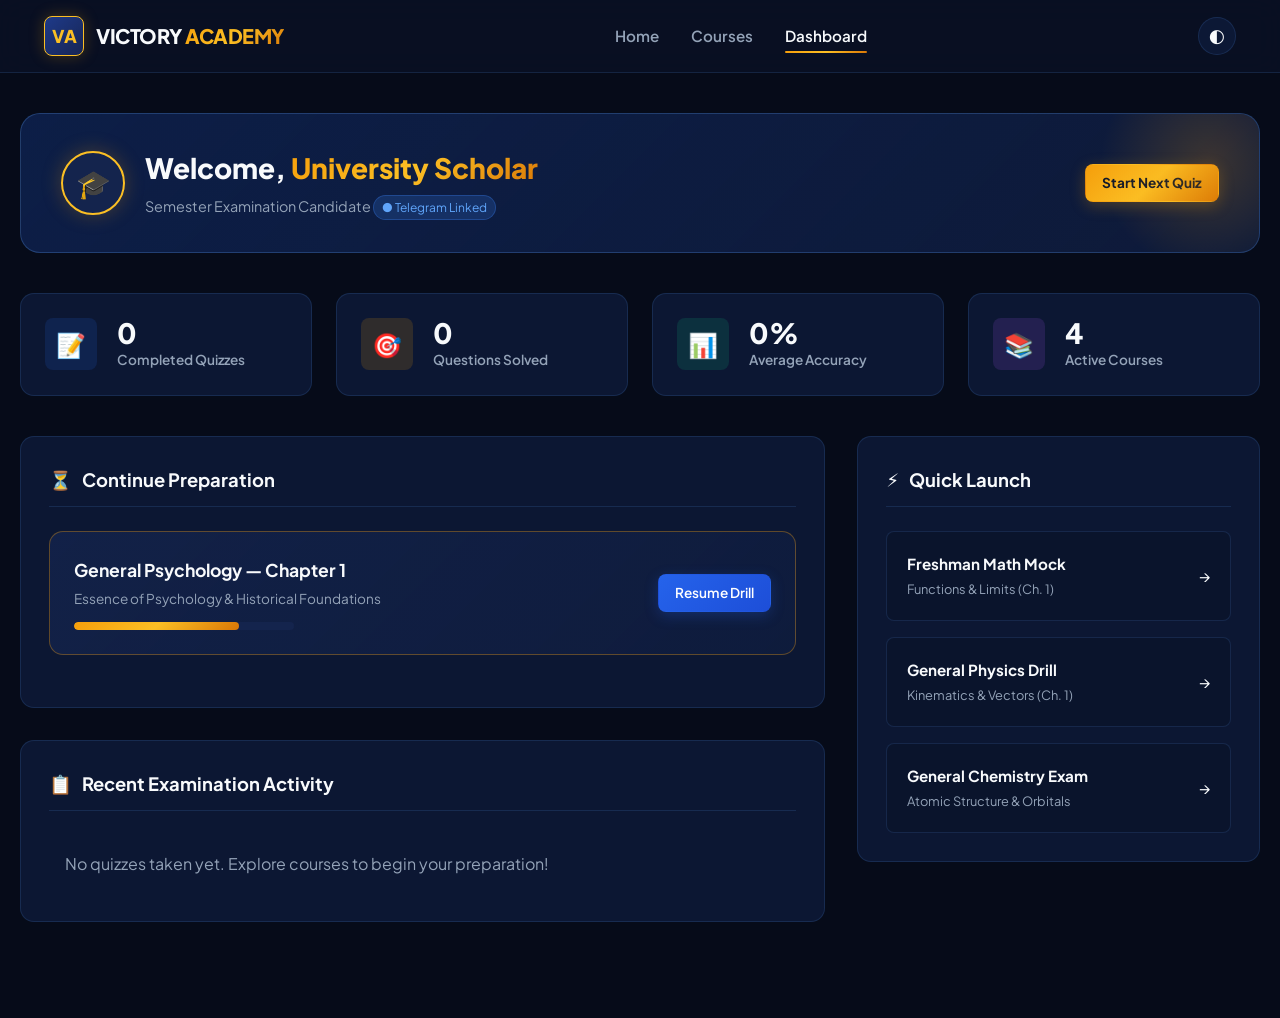
<file: results.html>
<!DOCTYPE html>
<html lang="en">
<head>
  <meta charset="UTF-8">
  <meta name="viewport" content="width=device-width, initial-scale=1.0">
  <title>Examination Results — Victory Academy</title>
  <link rel="stylesheet" href="css/style.css">
  <link rel="stylesheet" href="css/quiz.css">
  <link rel="preconnect" href="https://fonts.googleapis.com">
  <link rel="preconnect" href="https://fonts.gstatic.com" crossorigin>
  <link href="https://fonts.googleapis.com/css2?family=Plus+Jakarta+Sans:wght@400;500;600;700;800&display=swap" rel="stylesheet">
  <script src="https://telegram.org/js/telegram-web-app.js"></script>
</head>
<body>

  <header class="site-header">
    <div class="container navbar">
      <a href="index.html" class="brand-logo">
        <div class="brand-icon">VA</div>
        <span>VICTORY <span class="gold-gradient-text">ACADEMY</span></span>
      </a>
      <div class="nav-actions">
        <button id="theme-toggle" class="theme-toggle-btn">🌓</button>
      </div>
    </div>
  </header>

  <main class="container" style="padding-top: 3rem; padding-bottom: 5rem; max-width: 800px;">
    <div class="card" style="text-align: center; padding: 2.5rem; margin-bottom: 2.5rem;">
      <span class="card-badge" id="performance-badge">Performance Summary</span>
      <h1 style="font-size: 2.5rem; font-weight: 800; margin: 0.5rem 0;" class="gold-gradient-text" id="score-percentage">0%</h1>
      <p style="color: var(--text-muted); font-size: 1.1rem; margin-bottom: 1.5rem;">
        Final Score: <strong id="score-number" style="color: var(--text-main);">0 / 0</strong>
      </p>

      <div style="display: flex; gap: 1rem; justify-content: center; flex-wrap: wrap;">
        <button id="retake-btn" class="btn btn-gold btn-sm">Retake Examination</button>
        <button id="dashboard-btn" class="btn btn-outline btn-sm">Return to Dashboard</button>
      </div>
    </div>

    <h2 style="font-size: 1.5rem; font-weight: 800; margin-bottom: 1.5rem;">Detailed Answer Review & Rationale</h2>
    <div id="review-stack"></div>
  </main>

  <script src="js/app.js"></script>
  <script src="js/results.js"></script>
  <script src="js/telegram.js"></script>
</body>
</html>
</file>
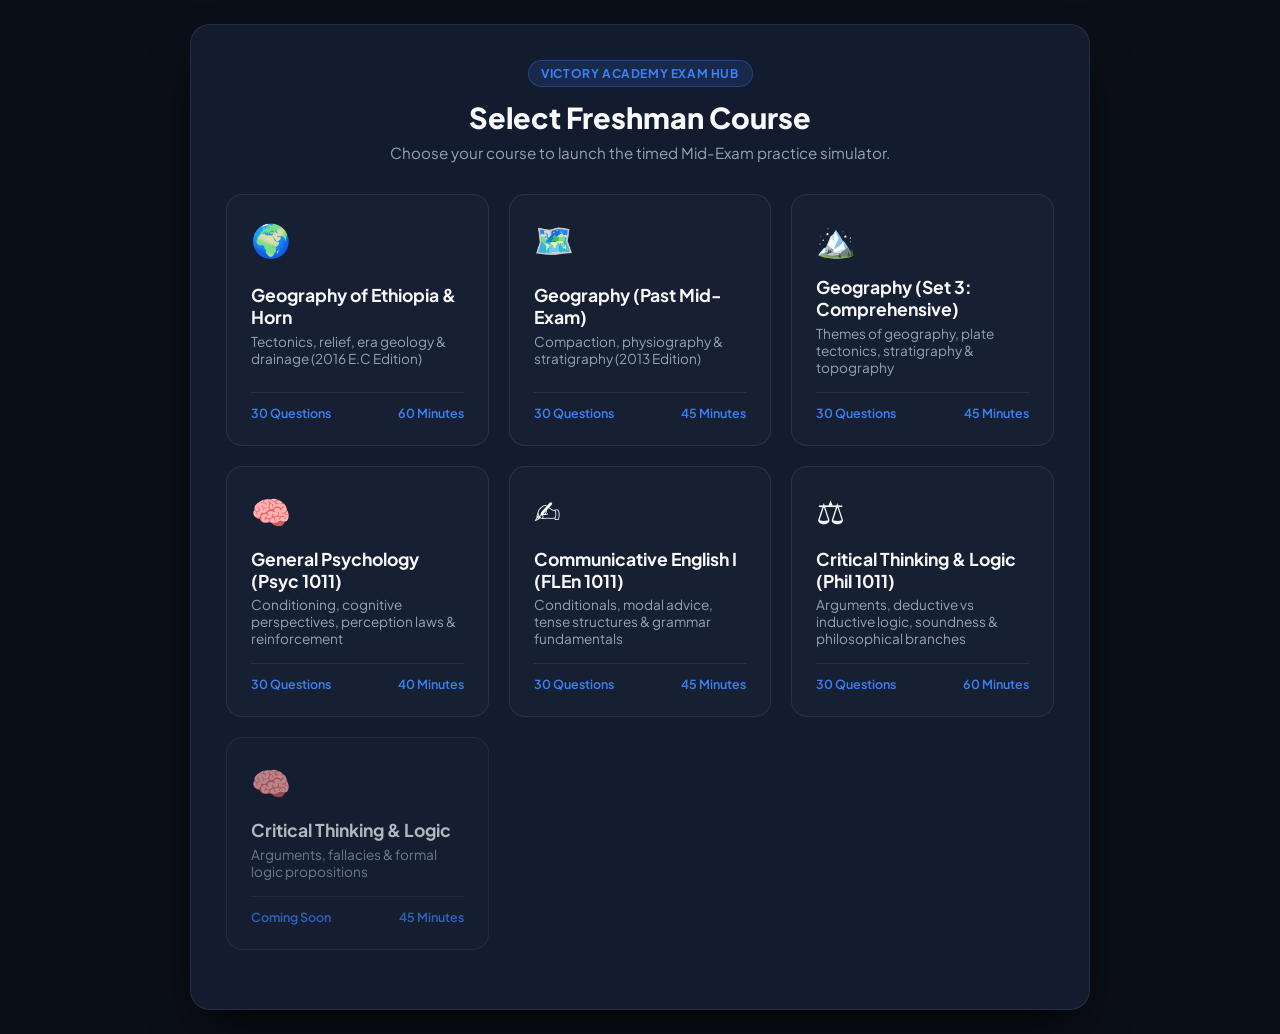
<file: exams/mid-exam.html>
<!doctype html>
<html lang="en">
  <head>
    <meta charset="UTF-8" />
    <meta name="viewport" content="width=device-width, initial-scale=1.0" />
    <title>Freshman Mid-Exam Portal | Victory Academy</title>
    <link
      href="https://fonts.googleapis.com/css2?family=Plus+Jakarta+Sans:wght@400;500;600;700;800&display=swap"
      rel="stylesheet"
    />
    <style>
      :root {
        --bg-main: #0b0f19;
        --bg-card: #131b2e;
        --bg-card-hover: #1c263d;
        --accent-blue: #3b82f6;
        --accent-blue-hover: #2563eb;
        --accent-green: #10b981;
        --accent-red: #ef4444;
        --text-main: #f8fafc;
        --text-muted: #94a3b8;
        --border-color: rgba(255, 255, 255, 0.08);
        --font-family:
          "Plus Jakarta Sans", system-ui, -apple-system, sans-serif;
      }

      * {
        box-sizing: border-box;
        margin: 0;
        padding: 0;
      }

      body.dark-mode {
        background-color: var(--bg-main);
        color: var(--text-main);
        font-family: var(--font-family);
        min-height: 100vh;
        display: flex;
        justify-content: center;
        align-items: center;
        padding: 1.5rem;
      }

      .hidden {
        display: none !important;
      }

      /* Card Containers */
      .portal-card {
        width: 100%;
        max-width: 900px;
        background: var(--bg-card);
        border: 1px solid var(--border-color);
        border-radius: 20px;
        padding: 2.2rem;
        box-shadow: 0 25px 50px -12px rgba(0, 0, 0, 0.7);
        animation: fadeIn 0.3s ease-in-out;
      }

      @keyframes fadeIn {
        from {
          opacity: 0;
          transform: translateY(8px);
        }
        to {
          opacity: 1;
          transform: translateY(0);
        }
      }

      /* Badges */
      .badge {
        display: inline-block;
        background: rgba(59, 130, 246, 0.15);
        color: var(--accent-blue);
        border: 1px solid rgba(59, 130, 246, 0.3);
        padding: 0.3rem 0.8rem;
        font-size: 0.75rem;
        font-weight: 700;
        border-radius: 9999px;
        text-transform: uppercase;
        letter-spacing: 0.05em;
        margin-bottom: 0.75rem;
      }

      /* Course Selection Lobby */
      .lobby-header {
        text-align: center;
        margin-bottom: 2rem;
      }

      .lobby-header h1 {
        font-size: 1.8rem;
        font-weight: 800;
        margin-bottom: 0.5rem;
      }

      .lobby-header p {
        color: var(--text-muted);
        font-size: 0.95rem;
      }

      .course-grid {
        display: grid;
        grid-template-columns: repeat(auto-fit, minmax(250px, 1fr));
        gap: 1.25rem;
        margin-bottom: 1.5rem;
      }

      .course-card {
        background: rgba(255, 255, 255, 0.02);
        border: 1px solid var(--border-color);
        border-radius: 16px;
        padding: 1.5rem;
        cursor: pointer;
        transition: all 0.2s ease;
        display: flex;
        flex-direction: column;
        justify-content: space-between;
        gap: 1rem;
      }

      .course-card:hover {
        background: var(--bg-card-hover);
        border-color: var(--accent-blue);
        transform: translateY(-3px);
      }

      .course-icon {
        font-size: 2rem;
      }

      .course-info h3 {
        font-size: 1.1rem;
        margin-bottom: 0.3rem;
      }

      .course-info p {
        font-size: 0.85rem;
        color: var(--text-muted);
      }

      .course-meta {
        display: flex;
        justify-content: space-between;
        font-size: 0.78rem;
        color: var(--accent-blue);
        font-weight: 600;
        border-top: 1px solid var(--border-color);
        padding-top: 0.75rem;
      }

      /* Active Exam View */
      .exam-header {
        display: flex;
        justify-content: space-between;
        align-items: center;
        border-bottom: 1px solid var(--border-color);
        padding-bottom: 1.2rem;
        margin-bottom: 1.5rem;
        flex-wrap: wrap;
        gap: 1rem;
      }

      .exam-header h2 {
        font-size: 1.25rem;
        font-weight: 700;
      }

      .exam-header p {
        font-size: 0.85rem;
        color: var(--text-muted);
      }

      .timer-card {
        background: #0b1120;
        border: 1px solid var(--border-color);
        border-radius: 12px;
        padding: 0.5rem 1.25rem;
        text-align: center;
      }

      .timer-label {
        font-size: 0.68rem;
        color: var(--text-muted);
        text-transform: uppercase;
        display: block;
      }

      .timer-val {
        font-size: 1.3rem;
        font-weight: 800;
        color: var(--accent-blue);
      }

      .timer-card.warning .timer-val {
        color: var(--accent-red);
        animation: blink 1s infinite;
      }

      @keyframes blink {
        0%,
        100% {
          opacity: 1;
        }
        50% {
          opacity: 0.3;
        }
      }

      .tracker-bar {
        height: 6px;
        background: rgba(255, 255, 255, 0.05);
        border-radius: 99px;
        overflow: hidden;
        margin-bottom: 0.6rem;
      }

      .tracker-fill {
        height: 100%;
        background: linear-gradient(90deg, var(--accent-blue), #60a5fa);
        width: 0%;
        transition: width 0.25s ease;
      }

      .tracker-labels {
        display: flex;
        justify-content: space-between;
        font-size: 0.85rem;
        color: var(--text-muted);
        margin-bottom: 1.5rem;
      }

      .question-prompt {
        font-size: 1.15rem;
        line-height: 1.6;
        font-weight: 600;
        margin-bottom: 1.5rem;
      }

      .options-list {
        display: flex;
        flex-direction: column;
        gap: 0.85rem;
        margin-bottom: 2rem;
      }

      .option-btn {
        display: flex;
        align-items: center;
        gap: 1rem;
        padding: 1rem 1.2rem;
        background: rgba(255, 255, 255, 0.02);
        border: 1px solid var(--border-color);
        border-radius: 12px;
        cursor: pointer;
        color: var(--text-main);
        font-size: 0.95rem;
        text-align: left;
        transition: all 0.2s ease;
      }

      .option-btn:hover {
        background: var(--bg-card-hover);
        border-color: rgba(255, 255, 255, 0.25);
      }

      .option-btn.selected {
        background: rgba(59, 130, 246, 0.15);
        border-color: var(--accent-blue);
        color: #fff;
      }

      .opt-letter {
        width: 28px;
        height: 28px;
        background: rgba(255, 255, 255, 0.06);
        border-radius: 8px;
        display: flex;
        align-items: center;
        justify-content: center;
        font-weight: 700;
        font-size: 0.85rem;
      }

      .option-btn.selected .opt-letter {
        background: var(--accent-blue);
        color: #fff;
      }

      .nav-bar {
        display: flex;
        justify-content: space-between;
        border-top: 1px solid var(--border-color);
        padding-top: 1.25rem;
        flex-wrap: wrap;
        gap: 0.75rem;
      }

      .btn {
        padding: 0.7rem 1.4rem;
        border-radius: 10px;
        font-weight: 600;
        cursor: pointer;
        border: none;
        font-size: 0.9rem;
        transition: all 0.2s ease;
      }

      .btn-primary {
        background: var(--accent-blue);
        color: #fff;
      }
      .btn-primary:hover {
        background: var(--accent-blue-hover);
      }
      .btn-secondary {
        background: rgba(255, 255, 255, 0.08);
        color: var(--text-muted);
      }
      .btn-secondary:hover {
        background: rgba(255, 255, 255, 0.15);
        color: #fff;
      }
      .btn-submit {
        background: var(--accent-green);
        color: #fff;
      }
      .btn:disabled {
        opacity: 0.3;
        cursor: not-allowed;
      }

      /* Results Review View */
      .summary-card {
        text-align: center;
        padding: 2rem 1rem;
        border-bottom: 1px solid var(--border-color);
        margin-bottom: 2rem;
      }

      .score-circle {
        width: 110px;
        height: 110px;
        border-radius: 50%;
        border: 5px solid var(--accent-blue);
        margin: 0 auto 1.2rem;
        display: flex;
        align-items: center;
        justify-content: center;
        font-size: 1.7rem;
        font-weight: 800;
      }

      .review-item {
        background: rgba(255, 255, 255, 0.02);
        border: 1px solid var(--border-color);
        border-radius: 14px;
        padding: 1.4rem;
        margin-bottom: 1.2rem;
      }

      .review-item.is-correct {
        border-left: 4px solid var(--accent-green);
      }

      .review-item.is-wrong {
        border-left: 4px solid var(--accent-red);
      }

      .review-title {
        font-size: 1rem;
        font-weight: 600;
        margin-bottom: 1rem;
        display: flex;
        justify-content: space-between;
        gap: 1rem;
      }

      .review-opts {
        display: flex;
        flex-direction: column;
        gap: 0.5rem;
        margin-bottom: 0.85rem;
      }

      .review-opt {
        padding: 0.7rem 1rem;
        border-radius: 8px;
        font-size: 0.88rem;
        border: 1px solid transparent;
        background: rgba(255, 255, 255, 0.02);
      }

      .review-opt.actual-correct {
        background: rgba(16, 185, 129, 0.12);
        border-color: var(--accent-green);
        color: #a7f3d0;
        font-weight: 600;
      }

      .review-opt.user-wrong {
        background: rgba(239, 68, 68, 0.12);
        border-color: var(--accent-red);
        color: #fca5a5;
      }

      .explanation-panel {
        background: rgba(59, 130, 246, 0.08);
        border-left: 3px solid var(--accent-blue);
        padding: 0.85rem 1rem;
        border-radius: 8px;
        font-size: 0.85rem;
        color: #cbd5e1;
        line-height: 1.5;
      }
    </style>
  </head>
  <body class="dark-mode">
    <!-- VIEW 1: COURSE SELECTION LOBBY -->
    <section class="portal-card" id="lobbyView">
      <div class="lobby-header">
        <span class="badge">Victory Academy Exam Hub</span>
        <h1>Select Freshman Course</h1>
        <p>
          Choose your course to launch the timed Mid-Exam practice simulator.
        </p>
      </div>

      <div class="course-grid">
        <!-- Course 1 -->
        <div
          class="course-card"
          onclick="selectCourse('geography_mid_exam_2016.json')"
        >
          <div class="course-icon">🌍</div>
          <div class="course-info">
            <h3>Geography of Ethiopia & Horn</h3>
            <p>Tectonics, relief, era geology & drainage (2016 E.C Edition)</p>
          </div>
          <div class="course-meta">
            <span>30 Questions</span>
            <span>60 Minutes</span>
          </div>
        </div>

        <!-- Course 2 -->
        <div
          class="course-card"
          onclick="selectCourse('geography_mid_exam.json')"
        >
          <div class="course-icon">🗺️</div>
          <div class="course-info">
            <h3>Geography (Past Mid-Exam)</h3>
            <p>Compaction, physiography & stratigraphy (2013 Edition)</p>
          </div>
          <div class="course-meta">
            <span>30 Questions</span>
            <span>45 Minutes</span>
          </div>
        </div>
        <!-- Set 3 Card -->
        <div
          class="course-card"
          onclick="selectCourse('geography_mid_set3.json')"
        >
          <div class="course-icon">🏔️</div>
          <div class="course-info">
            <h3>Geography (Set 3: Comprehensive)</h3>
            <p>
              Themes of geography, plate tectonics, stratigraphy & topography
            </p>
          </div>
          <div class="course-meta">
            <span>30 Questions</span>
            <span>45 Minutes</span>
          </div>
        </div>
        <!-- General Psychology Card -->
        <div
          class="course-card"
          onclick="selectCourse('general_psychology_mid_exam.json')"
        >
          <div class="course-icon">🧠</div>
          <div class="course-info">
            <h3>General Psychology (Psyc 1011)</h3>
            <p>
              Conditioning, cognitive perspectives, perception laws &
              reinforcement
            </p>
          </div>
          <div class="course-meta">
            <span>30 Questions</span>
            <span>40 Minutes</span>
          </div>
        </div>
        <!-- Communicative English Card -->
        <div
          class="course-card"
          onclick="selectCourse('communicative_english_mid_exam.json')"
        >
          <div class="course-icon">✍️</div>
          <div class="course-info">
            <h3>Communicative English I (FLEn 1011)</h3>
            <p>
              Conditionals, modal advice, tense structures & grammar
              fundamentals
            </p>
          </div>
          <div class="course-meta">
            <span>30 Questions</span>
            <span>45 Minutes</span>
          </div>
        </div>
        <!-- Critical Thinking & Logic Card -->
        <div
          class="course-card"
          onclick="selectCourse('critical_thinking_mid_exam.json')"
        >
          <div class="course-icon">⚖️</div>
          <div class="course-info">
            <h3>Critical Thinking & Logic (Phil 1011)</h3>
            <p>
              Arguments, deductive vs inductive logic, soundness & philosophical
              branches
            </p>
          </div>
          <div class="course-meta">
            <span>30 Questions</span>
            <span>60 Minutes</span>
          </div>
        </div>

        <!-- Course 3 Placeholder -->
        <div
          class="course-card"
          style="opacity: 0.7; cursor: not-allowed"
          onclick="alert('Logic & Critical Thinking will unlock soon!')"
        >
          <div class="course-icon">🧠</div>
          <div class="course-info">
            <h3>Critical Thinking & Logic</h3>
            <p>Arguments, fallacies & formal logic propositions</p>
          </div>
          <div class="course-meta">
            <span>Coming Soon</span>
            <span>45 Minutes</span>
          </div>
        </div>
      </div>
    </section>

    <!-- VIEW 2: ACTIVE MID-EXAM SIMULATOR -->
    <section class="portal-card hidden" id="examView">
      <header class="exam-header">
        <div>
          <span class="badge" id="activeExamBadge">Mid-Exam</span>
          <h2 id="activeCourseTitle">Course Title</h2>
          <p id="activeCourseMeta">Freshman Mid-Exam</p>
        </div>

        <div class="timer-card" id="timerContainer">
          <span class="timer-label">Time Remaining</span>
          <span class="timer-val" id="timerText">00:00</span>
        </div>
      </header>

      <div class="tracker-bar">
        <div class="tracker-fill" id="progressBar"></div>
      </div>
      <div class="tracker-labels">
        <span
          >Question <strong id="qIndexText">1</strong> of
          <strong id="qTotalText">30</strong></span
        >
        <span id="answeredCountText">0 Answered</span>
      </div>

      <main>
        <h3 class="question-prompt" id="questionPrompt">Loading question...</h3>
        <div class="options-list" id="optionsWrapper"></div>
      </main>

      <footer class="nav-bar">
        <button class="btn btn-secondary" id="prevBtn" onclick="prevQuestion()">
          Previous
        </button>
        <div>
          <button class="btn btn-primary" id="nextBtn" onclick="nextQuestion()">
            Next
          </button>
          <button
            class="btn btn-submit"
            id="submitBtn"
            onclick="confirmSubmit()"
          >
            Submit Mid-Exam
          </button>
        </div>
      </footer>
    </section>

    <!-- VIEW 3: FULL RESULTS & WRONG/RIGHT REVIEW -->
    <section class="portal-card hidden" id="reviewView">
      <div class="summary-card">
        <span class="badge">Results Summary</span>
        <div class="score-circle" id="finalPctCircle">0%</div>
        <h2 id="scoreHeader">Exam Completed!</h2>
        <p
          id="scoreDetails"
          style="color: var(--text-muted); margin-top: 0.4rem"
        >
          You answered 0 / 30 correctly.
        </p>

        <div
          style="
            margin-top: 1.5rem;
            display: flex;
            justify-content: center;
            gap: 1rem;
          "
        >
          <button class="btn btn-primary" onclick="backToLobby()">
            Choose Another Course
          </button>
          <button class="btn btn-secondary" onclick="retakeCurrentExam()">
            Retake This Exam
          </button>
        </div>
      </div>

      <h3 style="margin-bottom: 1.25rem">Detailed Answer Review & Solutions</h3>
      <div id="reviewQuestionsList">
        <!-- Injected dynamically with correct/wrong states -->
      </div>
    </section>

    <script src="mid-exam.js"></script>
  </body>
</html>
</file>
<file: css/style.css>
/* ==========================================================================
   VICTORY ACADEMY DESIGN SYSTEM
   Professional University Examination Preparation Platform
   Color Palette: Deep Navy, Royal Blue, Radiant Gold & Clean Glass Surfaces
   ========================================================================== */

:root {
  /* Core Brand Colors */
  --navy-950: #060b19;
  --navy-900: #0b1329;
  --navy-850: #0f1c3d;
  --navy-800: #14244d;
  --navy-700: #1d336a;
  --navy-600: #29468c;
  
  --royal-blue: #2563eb;
  --royal-blue-hover: #1d4ed8;
  --royal-light: #60a5fa;
  --royal-glow: rgba(37, 99, 235, 0.25);
  
  --gold-500: #f59e0b;
  --gold-400: #fbbf24;
  --gold-300: #fde047;
  --gold-glow: rgba(245, 158, 11, 0.25);
  --gold-gradient: linear-gradient(135deg, #f59e0b 0%, #fbbf24 50%, #d97706 100%);
  
  /* Semantic Tokens (Dark Mode Default) */
  --bg-primary: var(--navy-950);
  --bg-secondary: var(--navy-900);
  --bg-card: rgba(15, 28, 61, 0.75);
  --bg-card-hover: rgba(20, 36, 77, 0.9);
  --bg-glass: rgba(11, 19, 41, 0.65);
  
  --border-color: rgba(96, 165, 250, 0.14);
  --border-focus: var(--royal-blue);
  --border-gold: rgba(245, 158, 11, 0.35);
  
  --text-main: #f8fafc;
  --text-muted: #94a3b8;
  --text-dim: #64748b;
  --text-gold: #fbbf24;
  
  --success: #10b981;
  --success-bg: rgba(16, 185, 129, 0.15);
  --success-border: rgba(16, 185, 129, 0.35);
  
  --danger: #ef4444;
  --danger-bg: rgba(239, 68, 68, 0.15);
  --danger-border: rgba(239, 68, 68, 0.35);
  
  --warning: #f59e0b;
  --warning-bg: rgba(245, 158, 11, 0.15);
  
  --radius-sm: 8px;
  --radius-md: 14px;
  --radius-lg: 20px;
  --radius-full: 9999px;
  
  --shadow-sm: 0 2px 8px rgba(0, 0, 0, 0.25);
  --shadow-md: 0 8px 24px rgba(0, 0, 0, 0.35);
  --shadow-lg: 0 16px 40px rgba(0, 0, 0, 0.5);
  --shadow-gold: 0 8px 30px rgba(245, 158, 11, 0.2);
  
  --font-family: 'Plus Jakarta Sans', system-ui, -apple-system, sans-serif;
  --transition: all 0.25s cubic-bezier(0.16, 1, 0.3, 1);
}

/* Light Mode Overrides */
[data-theme="light"] {
  --bg-primary: #f8fafc;
  --bg-secondary: #ffffff;
  --bg-card: rgba(255, 255, 255, 0.9);
  --bg-card-hover: #ffffff;
  --bg-glass: rgba(255, 255, 255, 0.8);
  
  --border-color: #e2e8f0;
  --border-focus: var(--royal-blue);
  --border-gold: rgba(217, 119, 6, 0.35);
  
  --text-main: #0f172a;
  --text-muted: #475569;
  --text-dim: #94a3b8;
  --text-gold: #b45309;
  
  --shadow-sm: 0 2px 8px rgba(15, 23, 42, 0.06);
  --shadow-md: 0 8px 24px rgba(15, 23, 42, 0.08);
  --shadow-lg: 0 16px 40px rgba(15, 23, 42, 0.12);
}

/* ==========================================================================
   Base & Reset
   ========================================================================== */
*, *::before, *::after {
  box-sizing: border-box;
  margin: 0;
  padding: 0;
}

html {
  font-size: 16px;
  scroll-behavior: smooth;
  height: 100%;
}

body {
  font-family: var(--font-family);
  background-color: var(--bg-primary);
  color: var(--text-main);
  line-height: 1.6;
  min-height: 100%;
  display: flex;
  flex-direction: column;
  -webkit-font-smoothing: antialiased;
  -moz-osx-font-smoothing: grayscale;
  overflow-x: hidden;
}

a {
  color: inherit;
  text-decoration: none;
  transition: var(--transition);
}

button, input, select, textarea {
  font-family: inherit;
  font-size: inherit;
}

img {
  max-width: 100%;
  display: block;
}

/* ==========================================================================
   Typography & Utilities
   ========================================================================== */
.gold-gradient-text {
  background: var(--gold-gradient);
  -webkit-background-clip: text;
  -webkit-text-fill-color: transparent;
  display: inline-block;
}

.blue-gradient-text {
  background: linear-gradient(135deg, #60a5fa 0%, #2563eb 100%);
  -webkit-background-clip: text;
  -webkit-text-fill-color: transparent;
}

.container {
  width: 100%;
  max-width: 1240px;
  margin: 0 auto;
  padding: 0 1.5rem;
}

/* ==========================================================================
   Header & Navigation
   ========================================================================== */
.site-header {
  position: sticky;
  top: 0;
  z-index: 1000;
  background-color: var(--bg-glass);
  backdrop-filter: blur(14px);
  -webkit-backdrop-filter: blur(14px);
  border-bottom: 1px solid var(--border-color);
  transition: var(--transition);
}

.navbar {
  display: flex;
  align-items: center;
  justify-content: space-between;
  height: 72px;
}

.brand-logo {
  display: flex;
  align-items: center;
  gap: 0.75rem;
  font-weight: 800;
  font-size: 1.25rem;
  letter-spacing: -0.5px;
}

.brand-icon {
  width: 40px;
  height: 40px;
  background: linear-gradient(135deg, #1e3a8a 0%, #172554 100%);
  border: 1.5px solid var(--gold-400);
  border-radius: var(--radius-sm);
  display: flex;
  align-items: center;
  justify-content: center;
  color: var(--gold-400);
  font-size: 1.1rem;
  box-shadow: 0 0 15px var(--gold-glow);
}

.nav-menu {
  display: flex;
  align-items: center;
  list-style: none;
  gap: 2rem;
}

.nav-link {
  font-weight: 600;
  font-size: 0.95rem;
  color: var(--text-muted);
  position: relative;
  padding: 0.5rem 0;
}

.nav-link:hover, .nav-link.active {
  color: var(--text-main);
}

.nav-link.active::after {
  content: '';
  position: absolute;
  bottom: 0;
  left: 0;
  width: 100%;
  height: 2px;
  background: var(--gold-gradient);
  border-radius: var(--radius-full);
}

.nav-actions {
  display: flex;
  align-items: center;
  gap: 1rem;
}

.theme-toggle-btn {
  background: var(--bg-card);
  border: 1px solid var(--border-color);
  color: var(--text-main);
  width: 38px;
  height: 38px;
  border-radius: var(--radius-full);
  display: flex;
  align-items: center;
  justify-content: center;
  cursor: pointer;
  transition: var(--transition);
}

.theme-toggle-btn:hover {
  border-color: var(--gold-400);
  color: var(--gold-400);
}

.mobile-menu-toggle {
  display: none;
  background: none;
  border: none;
  color: var(--text-main);
  font-size: 1.5rem;
  cursor: pointer;
}

/* ==========================================================================
   Buttons
   ========================================================================== */
.btn {
  display: inline-flex;
  align-items: center;
  justify-content: center;
  gap: 0.6rem;
  font-weight: 600;
  font-size: 0.95rem;
  padding: 0.75rem 1.6rem;
  border-radius: var(--radius-sm);
  border: 1px solid transparent;
  cursor: pointer;
  transition: var(--transition);
  text-decoration: none;
  white-space: nowrap;
}

.btn-primary {
  background: linear-gradient(135deg, var(--royal-blue) 0%, #1d4ed8 100%);
  color: #ffffff;
  box-shadow: 0 4px 14px var(--royal-glow);
}

.btn-primary:hover {
  background: linear-gradient(135deg, #3b82f6 0%, #2563eb 100%);
  transform: translateY(-2px);
  box-shadow: 0 6px 20px rgba(37, 99, 235, 0.4);
}

.btn-gold {
  background: var(--gold-gradient);
  color: #0f172a;
  font-weight: 700;
  box-shadow: 0 4px 15px var(--gold-glow);
}

.btn-gold:hover {
  filter: brightness(1.1);
  transform: translateY(-2px);
  box-shadow: 0 6px 22px rgba(245, 158, 11, 0.35);
}

.btn-outline {
  background: transparent;
  border-color: var(--border-color);
  color: var(--text-main);
}

.btn-outline:hover {
  border-color: var(--royal-light);
  background: var(--bg-card);
  color: var(--royal-light);
  transform: translateY(-2px);
}

.btn-sm {
  padding: 0.45rem 1rem;
  font-size: 0.85rem;
}

.btn-lg {
  padding: 0.95rem 2.2rem;
  font-size: 1.05rem;
  border-radius: var(--radius-md);
}

/* ==========================================================================
   Hero Section
   ========================================================================== */
.hero-section {
  position: relative;
  padding: 5rem 0 4rem;
  overflow: hidden;
}

.hero-glow-1 {
  position: absolute;
  top: -100px;
  right: -50px;
  width: 500px;
  height: 500px;
  background: radial-gradient(circle, rgba(37, 99, 235, 0.2) 0%, transparent 70%);
  pointer-events: none;
  z-index: 0;
}

.hero-glow-2 {
  position: absolute;
  bottom: 0;
  left: -100px;
  width: 450px;
  height: 450px;
  background: radial-gradient(circle, rgba(245, 158, 11, 0.15) 0%, transparent 70%);
  pointer-events: none;
  z-index: 0;
}

.hero-content {
  position: relative;
  z-index: 1;
  text-align: center;
  max-width: 860px;
  margin: 0 auto;
}

.hero-badge {
  display: inline-flex;
  align-items: center;
  gap: 0.5rem;
  padding: 0.4rem 1.1rem;
  background: rgba(245, 158, 11, 0.12);
  border: 1px solid var(--border-gold);
  border-radius: var(--radius-full);
  color: var(--gold-400);
  font-size: 0.85rem;
  font-weight: 700;
  margin-bottom: 1.5rem;
  letter-spacing: 0.5px;
  text-transform: uppercase;
}

.hero-headline {
  font-size: 3.5rem;
  font-weight: 800;
  line-height: 1.15;
  letter-spacing: -1px;
  margin-bottom: 1.5rem;
}

.hero-subtitle {
  font-size: 1.25rem;
  color: var(--text-muted);
  line-height: 1.6;
  margin-bottom: 2.5rem;
}

.hero-cta-group {
  display: flex;
  justify-content: center;
  gap: 1.25rem;
  flex-wrap: wrap;
}

/* ==========================================================================
   Stats Strip
   ========================================================================== */
.stats-section {
  padding: 3rem 0;
  border-top: 1px solid var(--border-color);
  border-bottom: 1px solid var(--border-color);
  background: var(--bg-secondary);
}

.stats-grid {
  display: grid;
  grid-template-columns: repeat(4, 1fr);
  gap: 1.5rem;
  text-align: center;
}

.stat-item {
  padding: 1.5rem;
}

.stat-number {
  font-size: 2.75rem;
  font-weight: 800;
  line-height: 1;
  margin-bottom: 0.5rem;
  font-feature-settings: "tnum";
}

.stat-label {
  font-size: 0.95rem;
  color: var(--text-muted);
  font-weight: 600;
}

.stat-subtext {
  font-size: 0.75rem;
  color: var(--text-dim);
  margin-top: 0.25rem;
}

/* ==========================================================================
   Feature Cards & Grids
   ========================================================================== */
.section-header {
  text-align: center;
  max-width: 680px;
  margin: 0 auto 3.5rem;
}

.section-pill {
  display: inline-block;
  font-size: 0.8rem;
  font-weight: 700;
  text-transform: uppercase;
  letter-spacing: 1px;
  color: var(--royal-light);
  margin-bottom: 0.5rem;
}

.section-title {
  font-size: 2.25rem;
  font-weight: 800;
  letter-spacing: -0.5px;
  margin-bottom: 0.75rem;
}

.section-subtitle {
  color: var(--text-muted);
  font-size: 1.05rem;
}

.cards-grid {
  display: grid;
  grid-template-columns: repeat(auto-fill, minmax(320px, 1fr));
  gap: 1.75rem;
}

.card {
  background: var(--bg-card);
  border: 1px solid var(--border-color);
  border-radius: var(--radius-md);
  padding: 1.75rem;
  transition: var(--transition);
  position: relative;
  overflow: hidden;
  backdrop-filter: blur(10px);
}

.card:hover {
  background: var(--bg-card-hover);
  border-color: var(--royal-blue);
  transform: translateY(-4px);
  box-shadow: var(--shadow-md);
}

.card-badge {
  display: inline-block;
  font-size: 0.75rem;
  font-weight: 700;
  padding: 0.25rem 0.65rem;
  border-radius: var(--radius-full);
  margin-bottom: 1rem;
}

.card-icon {
  font-size: 2rem;
  margin-bottom: 1rem;
}

.card-title {
  font-size: 1.25rem;
  font-weight: 700;
  margin-bottom: 0.5rem;
}

.card-desc {
  font-size: 0.9rem;
  color: var(--text-muted);
  line-height: 1.5;
  margin-bottom: 1.25rem;
}

/* ==========================================================================
   Telegram Banner
   ========================================================================== */
.tg-banner {
  background: linear-gradient(135deg, rgba(37, 99, 235, 0.15) 0%, rgba(15, 28, 61, 0.8) 100%);
  border: 1px solid rgba(96, 165, 250, 0.3);
  border-radius: var(--radius-lg);
  padding: 2.5rem;
  display: flex;
  align-items: center;
  justify-content: space-between;
  gap: 2rem;
  margin: 4rem 0;
}

.tg-banner-content h3 {
  font-size: 1.5rem;
  font-weight: 800;
  margin-bottom: 0.5rem;
}

.tg-banner-content p {
  color: var(--text-muted);
  font-size: 0.95rem;
  max-width: 650px;
}

/* ==========================================================================
   Footer
   ========================================================================== */
.site-footer {
  background-color: var(--navy-950);
  border-top: 1px solid var(--border-color);
  padding: 4rem 0 2rem;
  margin-top: auto;
}

.footer-grid {
  display: grid;
  grid-template-columns: 2fr 1fr 1fr 1fr;
  gap: 3rem;
  margin-bottom: 3rem;
}

.footer-col h4 {
  font-size: 1rem;
  font-weight: 700;
  margin-bottom: 1.25rem;
  color: var(--text-main);
}

.footer-links {
  list-style: none;
  display: flex;
  flex-direction: column;
  gap: 0.75rem;
}

.footer-links a {
  color: var(--text-muted);
  font-size: 0.9rem;
}

.footer-links a:hover {
  color: var(--gold-400);
}

.footer-bottom {
  border-top: 1px solid var(--border-color);
  padding-top: 2rem;
  display: flex;
  justify-content: space-between;
  align-items: center;
  font-size: 0.85rem;
  color: var(--text-dim);
}

/* ==========================================================================
   Toast Notification System
   ========================================================================== */
#toast-container {
  position: fixed;
  bottom: 24px;
  right: 24px;
  display: flex;
  flex-direction: column;
  gap: 10px;
  z-index: 9999;
  pointer-events: none;
}

.toast {
  pointer-events: auto;
  min-width: 280px;
  max-width: 380px;
  background: var(--bg-card);
  border: 1px solid var(--border-color);
  color: var(--text-main);
  padding: 12px 18px;
  border-radius: var(--radius-sm);
  box-shadow: var(--shadow-lg);
  display: flex;
  align-items: center;
  gap: 12px;
  backdrop-filter: blur(12px);
  animation: slideInUp 0.3s cubic-bezier(0.16, 1, 0.3, 1);
  transition: var(--transition);
}

.toast.toast-success { border-left: 4px solid var(--success); }
.toast.toast-error { border-left: 4px solid var(--danger); }
.toast.toast-warning { border-left: 4px solid var(--warning); }
.toast.toast-info { border-left: 4px solid var(--royal-light); }

@keyframes slideInUp {
  from { opacity: 0; transform: translateY(20px); }
  to { opacity: 1; transform: translateY(0); }
}

/* ==========================================================================
   Responsive Adaptations
   ========================================================================== */
@media (max-width: 992px) {
  .hero-headline { font-size: 2.75rem; }
  .stats-grid { grid-template-columns: repeat(2, 1fr); }
  .footer-grid { grid-template-columns: 1fr 1fr; gap: 2rem; }
}

@media (max-width: 768px) {
  .navbar { height: 64px; }
  .nav-menu {
    position: fixed;
    top: 64px;
    left: 0;
    right: 0;
    background: var(--bg-secondary);
    border-bottom: 1px solid var(--border-color);
    flex-direction: column;
    padding: 2rem 1.5rem;
    gap: 1.25rem;
    display: none;
  }
  .nav-menu.is-open { display: flex; }
  .mobile-menu-toggle { display: block; }
  .hero-headline { font-size: 2.1rem; }
  .hero-subtitle { font-size: 1rem; }
  .stats-grid { grid-template-columns: 1fr; }
  .tg-banner { flex-direction: column; text-align: center; padding: 1.75rem; }
  .footer-grid { grid-template-columns: 1fr; }
  .footer-bottom { flex-direction: column; gap: 1rem; text-align: center; }
}

/* ==========================================================================
   ENHANCED MOBILE TOUCH & AESTHETIC POLISH
   ========================================================================== */

@media (max-width: 600px) {
  body {
    font-size: 14.5px;
  }

  .container {
    padding: 0 1rem;
  }

  .navbar {
    height: 60px;
  }

  .brand-logo {
    font-size: 1.1rem;
    gap: 0.5rem;
  }

  .brand-icon {
    width: 34px;
    height: 34px;
    font-size: 0.95rem;
  }

  .hero-section {
    padding: 3rem 0 2rem;
  }

  .hero-headline {
    font-size: 1.85rem;
    line-height: 1.2;
    letter-spacing: -0.5px;
  }

  .hero-subtitle {
    font-size: 0.9rem;
    margin-bottom: 1.75rem;
  }

  .hero-cta-group .btn {
    width: 100%;
  }

  .stats-grid {
    grid-template-columns: 1fr 1fr;
    gap: 0.85rem;
  }

  .stat-item {
    padding: 0.85rem 0.5rem;
  }

  .stat-number {
    font-size: 1.75rem;
  }

  .stat-label {
    font-size: 0.8rem;
  }

  .stat-subtext {
    font-size: 0.7rem;
  }

  .cards-grid {
    grid-template-columns: 1fr;
    gap: 1.15rem;
  }

  .card {
    padding: 1.25rem 1.1rem;
    border-radius: 14px;
  }

  .card-title {
    font-size: 1.15rem;
  }

  .card-desc {
    font-size: 0.84rem;
  }

  .btn {
    padding: 0.8rem 1.2rem;
    font-size: 0.9rem;
  }
}
</file>
<file: css/dashboard.css>
/* ==========================================================================
   VICTORY ACADEMY - STUDENT DASHBOARD STYLES
   ========================================================================== */

.dashboard-layout {
  padding: 2.5rem 0 4rem;
}

.welcome-banner {
  background: linear-gradient(135deg, rgba(37, 99, 235, 0.22) 0%, rgba(15, 28, 61, 0.9) 100%);
  border: 1px solid rgba(96, 165, 250, 0.25);
  border-radius: var(--radius-lg);
  padding: 2rem 2.5rem;
  margin-bottom: 2.5rem;
  display: flex;
  justify-content: space-between;
  align-items: center;
  gap: 1.5rem;
  position: relative;
  overflow: hidden;
}

.welcome-banner::after {
  content: '';
  position: absolute;
  right: -60px;
  top: -60px;
  width: 220px;
  height: 220px;
  background: radial-gradient(circle, rgba(245, 158, 11, 0.2) 0%, transparent 70%);
  pointer-events: none;
}

.user-identity {
  display: flex;
  align-items: center;
  gap: 1.25rem;
}

.user-avatar {
  width: 64px;
  height: 64px;
  background: var(--navy-800);
  border: 2px solid var(--gold-400);
  border-radius: var(--radius-full);
  display: flex;
  align-items: center;
  justify-content: center;
  font-size: 1.75rem;
  color: var(--gold-400);
  box-shadow: 0 0 20px var(--gold-glow);
}

.user-greeting h1 {
  font-size: 1.75rem;
  font-weight: 800;
  margin-bottom: 0.25rem;
}

.tg-badge {
  display: inline-flex;
  align-items: center;
  gap: 0.35rem;
  font-size: 0.75rem;
  background: rgba(59, 130, 246, 0.2);
  color: var(--royal-light);
  padding: 2px 8px;
  border-radius: var(--radius-full);
  border: 1px solid rgba(59, 130, 246, 0.3);
}

/* Dashboard Metric Cards */
.dash-metrics-grid {
  display: grid;
  grid-template-columns: repeat(4, 1fr);
  gap: 1.5rem;
  margin-bottom: 2.5rem;
}

.metric-card {
  background: var(--bg-card);
  border: 1px solid var(--border-color);
  border-radius: var(--radius-md);
  padding: 1.5rem;
  display: flex;
  align-items: center;
  gap: 1.25rem;
  transition: var(--transition);
}

.metric-card:hover {
  border-color: var(--royal-blue);
  transform: translateY(-3px);
}

.metric-icon-wrap {
  width: 52px;
  height: 52px;
  border-radius: var(--radius-sm);
  display: flex;
  align-items: center;
  justify-content: center;
  font-size: 1.5rem;
}

.icon-blue { background: rgba(37, 99, 235, 0.15); color: #60a5fa; }
.icon-gold { background: rgba(245, 158, 11, 0.15); color: #fbbf24; }
.icon-green { background: rgba(16, 185, 129, 0.15); color: #34d399; }
.icon-purple { background: rgba(168, 85, 247, 0.15); color: #c084fc; }

.metric-data .val {
  font-size: 1.75rem;
  font-weight: 800;
  line-height: 1.1;
}

.metric-data .lbl {
  font-size: 0.85rem;
  color: var(--text-muted);
  font-weight: 600;
}

/* Two-Column Main Content */
.dashboard-grid {
  display: grid;
  grid-template-columns: 2fr 1fr;
  gap: 2rem;
}

.panel-card {
  background: var(--bg-card);
  border: 1px solid var(--border-color);
  border-radius: var(--radius-md);
  padding: 1.75rem;
  margin-bottom: 2rem;
}

.panel-header {
  display: flex;
  justify-content: space-between;
  align-items: center;
  margin-bottom: 1.5rem;
  padding-bottom: 0.75rem;
  border-bottom: 1px solid var(--border-color);
}

.panel-title {
  font-size: 1.15rem;
  font-weight: 700;
  display: flex;
  align-items: center;
  gap: 0.6rem;
}

/* Continue Studying Card */
.continue-card {
  background: linear-gradient(135deg, rgba(20, 36, 77, 0.8) 0%, rgba(15, 28, 61, 0.95) 100%);
  border: 1px solid var(--border-gold);
  border-radius: var(--radius-md);
  padding: 1.5rem;
  margin-bottom: 1.5rem;
  display: flex;
  justify-content: space-between;
  align-items: center;
  gap: 1rem;
}

.continue-info h4 {
  font-size: 1.1rem;
  font-weight: 700;
  margin-bottom: 0.25rem;
}

.continue-info p {
  color: var(--text-muted);
  font-size: 0.85rem;
  margin-bottom: 0.75rem;
}

.progress-track {
  width: 100%;
  height: 8px;
  background: var(--navy-800);
  border-radius: var(--radius-full);
  overflow: hidden;
}

.progress-fill {
  height: 100%;
  background: var(--gold-gradient);
  border-radius: var(--radius-full);
  transition: width 0.5s ease;
}

/* Activity Table */
.activity-list {
  display: flex;
  flex-direction: column;
  gap: 0.85rem;
}

.activity-item {
  display: flex;
  align-items: center;
  justify-content: space-between;
  padding: 1rem;
  background: rgba(11, 19, 41, 0.5);
  border: 1px solid var(--border-color);
  border-radius: var(--radius-sm);
  transition: var(--transition);
}

.activity-item:hover {
  background: var(--bg-card-hover);
  border-color: var(--royal-blue);
}

.activity-course {
  display: flex;
  align-items: center;
  gap: 0.85rem;
}

.activity-icon {
  font-size: 1.4rem;
}

.activity-name {
  font-weight: 600;
  font-size: 0.95rem;
}

.activity-date {
  font-size: 0.75rem;
  color: var(--text-dim);
}

.activity-score-badge {
  font-weight: 700;
  padding: 0.35rem 0.75rem;
  border-radius: var(--radius-full);
  font-size: 0.85rem;
}

.score-high { background: var(--success-bg); color: var(--success); border: 1px solid var(--success-border); }
.score-mid { background: var(--warning-bg); color: var(--warning); border: 1px solid rgba(245, 158, 11, 0.3); }
.score-low { background: var(--danger-bg); color: var(--danger); border: 1px solid var(--danger-border); }

/* Quick Action Widgets */
.action-box-list {
  display: flex;
  flex-direction: column;
  gap: 1rem;
}

.action-box {
  padding: 1.25rem;
  border-radius: var(--radius-sm);
  border: 1px solid var(--border-color);
  background: rgba(11, 19, 41, 0.6);
  display: flex;
  justify-content: space-between;
  align-items: center;
  cursor: pointer;
  transition: var(--transition);
}

.action-box:hover {
  border-color: var(--gold-400);
  background: var(--bg-card-hover);
  transform: translateX(4px);
}

.action-box h5 {
  font-size: 0.95rem;
  font-weight: 700;
  margin-bottom: 0.2rem;
}

.action-box p {
  font-size: 0.8rem;
  color: var(--text-muted);
}

@media (max-width: 992px) {
  .dash-metrics-grid { grid-template-columns: repeat(2, 1fr); }
  .dashboard-grid { grid-template-columns: 1fr; }
}

@media (max-width: 600px) {
  .dash-metrics-grid { grid-template-columns: 1fr; }
  .welcome-banner { flex-direction: column; align-items: flex-start; padding: 1.5rem; }
  .continue-card { flex-direction: column; align-items: flex-start; }
}
</file>
<file: css/quiz.css>
/* ==========================================================================
   VICTORY ACADEMY - MOBILE SCROLLABLE QUESTION ROOM STYLES
   Optimized for Continuous Feeds, Instant Touch Feedback & Beauty
   ========================================================================== */

.quiz-page-body {
  background-color: var(--bg-primary);
  min-height: 100vh;
  padding-bottom: 5rem;
}

/* Sticky Mobile Topbar */
.quiz-topbar {
  position: sticky;
  top: 0;
  z-index: 1000;
  background: rgba(6, 11, 25, 0.94);
  backdrop-filter: blur(14px);
  -webkit-backdrop-filter: blur(14px);
  border-bottom: 1px solid var(--border-color);
  padding: 0.75rem 0;
}

.quiz-topbar-inner {
  display: flex;
  align-items: center;
  justify-content: space-between;
  gap: 0.75rem;
}

.nav-back-link {
  font-size: 1.4rem;
  font-weight: 700;
  color: var(--text-main);
  padding: 0.25rem 0.5rem;
  display: inline-flex;
  align-items: center;
  justify-content: center;
  border-radius: var(--radius-sm);
  background: var(--navy-900);
  border: 1px solid var(--border-color);
  line-height: 1;
}

.quiz-meta-info {
  display: flex;
  align-items: center;
  gap: 0.75rem;
}

.quiz-title-code {
  font-weight: 800;
  font-size: 1.05rem;
  letter-spacing: -0.3px;
  line-height: 1.2;
}

.quiz-chapter-pill {
  font-size: 0.72rem;
  font-weight: 700;
  color: var(--gold-400);
  background: rgba(245, 158, 11, 0.12);
  border: 1px solid var(--border-gold);
  padding: 1px 7px;
  border-radius: var(--radius-full);
  display: inline-block;
}

.topbar-status-group {
  display: flex;
  align-items: center;
  gap: 0.5rem;
}

.counter-badge {
  background: var(--navy-900);
  border: 1px solid var(--border-color);
  color: var(--royal-light);
  font-weight: 700;
  font-size: 0.85rem;
  padding: 0.4rem 0.75rem;
  border-radius: var(--radius-full);
}

.quiz-timer-widget {
  display: flex;
  align-items: center;
  gap: 0.35rem;
  background: var(--navy-900);
  border: 1px solid var(--border-color);
  padding: 0.4rem 0.75rem;
  border-radius: var(--radius-full);
  font-family: monospace;
  font-size: 0.95rem;
  font-weight: 700;
  color: var(--text-main);
}

.quiz-timer-widget.danger {
  border-color: var(--danger);
  color: var(--danger);
  background: var(--danger-bg);
  animation: pulseTimer 1s infinite alternate;
}

@keyframes pulseTimer {
  from { transform: scale(1); }
  to { transform: scale(1.04); }
}

/* Progress Bar */
.quiz-progress-wrapper {
  background: var(--navy-950);
  height: 5px;
  width: 100%;
}

.quiz-progress-bar {
  height: 100%;
  width: 0%;
  background: var(--gold-gradient);
  transition: width 0.35s ease;
}

/* Question Room Container */
.quiz-room-container {
  max-width: 680px;
  margin: 0 auto;
  padding: 1.25rem 1rem 4rem;
}

.room-action-strip {
  display: flex;
  justify-content: space-between;
  align-items: center;
  margin-bottom: 1.25rem;
  gap: 1rem;
}

.feed-info-text h2 {
  font-size: 1.2rem;
  font-weight: 800;
  letter-spacing: -0.3px;
}

.feed-info-text p {
  font-size: 0.8rem;
  color: var(--text-muted);
}

/* Mobile Scrollable Feed */
.questions-scroll-feed {
  display: flex;
  flex-direction: column;
  gap: 1.5rem;
}

/* Modern Card Design */
.mobile-q-card {
  background: var(--bg-card);
  border: 1px solid var(--border-color);
  border-radius: 16px;
  padding: 1.35rem 1.2rem;
  backdrop-filter: blur(12px);
  -webkit-backdrop-filter: blur(12px);
  box-shadow: 0 4px 20px rgba(0, 0, 0, 0.25);
  transition: transform 0.15s ease, border-color 0.2s ease;
  position: relative;
}

.q-meta-row {
  display: flex;
  justify-content: space-between;
  align-items: center;
  margin-bottom: 0.65rem;
}

.q-number-pill {
  font-size: 0.72rem;
  font-weight: 800;
  text-transform: uppercase;
  color: var(--gold-400);
  letter-spacing: 0.6px;
}

.q-difficulty-badge {
  font-size: 0.68rem;
  font-weight: 700;
  padding: 2px 8px;
  border-radius: var(--radius-full);
  text-transform: capitalize;
}

.diff-classic, .diff-easy {
  background: rgba(16, 185, 129, 0.12);
  color: #34d399;
  border: 1px solid rgba(16, 185, 129, 0.25);
}

.diff-medium {
  background: rgba(59, 130, 246, 0.12);
  color: #60a5fa;
  border: 1px solid rgba(59, 130, 246, 0.25);
}

.diff-hard {
  background: rgba(245, 158, 11, 0.12);
  color: #fbbf24;
  border: 1px solid rgba(245, 158, 11, 0.25);
}

.q-prompt-title {
  font-size: 1.02rem;
  font-weight: 700;
  line-height: 1.5;
  color: var(--text-main);
  margin-bottom: 1.15rem;
}

/* Touch-Optimized Options Stack */
.q-options-container {
  display: flex;
  flex-direction: column;
  gap: 0.65rem;
}

.mobile-opt-btn {
  background: rgba(11, 19, 41, 0.75);
  border: 1.5px solid var(--border-color);
  color: var(--text-main);
  padding: 0.95rem 1rem;
  border-radius: 12px;
  font-size: 0.92rem;
  text-align: left;
  display: flex;
  align-items: center;
  gap: 0.85rem;
  cursor: pointer;
  width: 100%;
  font-family: inherit;
  transition: all 0.2s cubic-bezier(0.16, 1, 0.3, 1);
  -webkit-tap-highlight-color: transparent;
}

.mobile-opt-btn:active:not(:disabled) {
  transform: scale(0.985);
  border-color: var(--royal-light);
  background: var(--bg-card-hover);
}

.opt-key {
  width: 30px;
  height: 30px;
  border-radius: var(--radius-full);
  background: var(--navy-800);
  border: 1px solid var(--border-color);
  display: flex;
  align-items: center;
  justify-content: center;
  font-weight: 800;
  font-size: 0.82rem;
  color: var(--text-muted);
  flex-shrink: 0;
  transition: var(--transition);
}

.opt-label-text {
  flex-grow: 1;
  line-height: 1.4;
}

/* Correct / Wrong States */
.mobile-opt-btn.is-correct {
  border-color: var(--success);
  background: var(--success-bg);
  color: #34d399;
}

.mobile-opt-btn.is-correct .opt-key {
  background: var(--success);
  border-color: var(--success);
  color: #ffffff;
}

.mobile-opt-btn.is-wrong {
  border-color: var(--danger);
  background: var(--danger-bg);
  color: #f87171;
}

.mobile-opt-btn.is-wrong .opt-key {
  background: var(--danger);
  border-color: var(--danger);
  color: #ffffff;
}

.mobile-opt-btn:disabled {
  cursor: default;
}

/* Explanation Reveal */
.explanation-reveal-card {
  margin-top: 1rem;
  padding: 0.9rem 1.1rem;
  background: rgba(6, 11, 25, 0.7);
  border-left: 3.5px solid var(--gold-400);
  border-radius: 0 10px 10px 0;
  animation: fadeIn 0.25s ease-in;
}

@keyframes fadeIn {
  from { opacity: 0; transform: translateY(4px); }
  to { opacity: 1; transform: translateY(0); }
}

.explanation-reveal-card h4 {
  font-size: 0.82rem;
  font-weight: 800;
  color: var(--gold-400);
  margin-bottom: 0.25rem;
  text-transform: uppercase;
  letter-spacing: 0.4px;
}

.explanation-reveal-card p {
  font-size: 0.85rem;
  color: #cbd5e1;
  line-height: 1.45;
}

/* Bottom Bar */
.room-submit-bottom-bar {
  margin-top: 2rem;
  text-align: center;
}

.full-width {
  width: 100%;
}

/* Loading Spinner */
.loading-spinner-box {
  text-align: center;
  padding: 3rem 1rem;
  color: var(--text-muted);
}

.spinner {
  width: 36px;
  height: 36px;
  border: 3px solid rgba(96, 165, 250, 0.2);
  border-top-color: var(--gold-400);
  border-radius: 50%;
  margin: 0 auto 1rem;
  animation: spin 0.8s linear infinite;
}

@keyframes spin {
  to { transform: rotate(360deg); }
}
</file>
